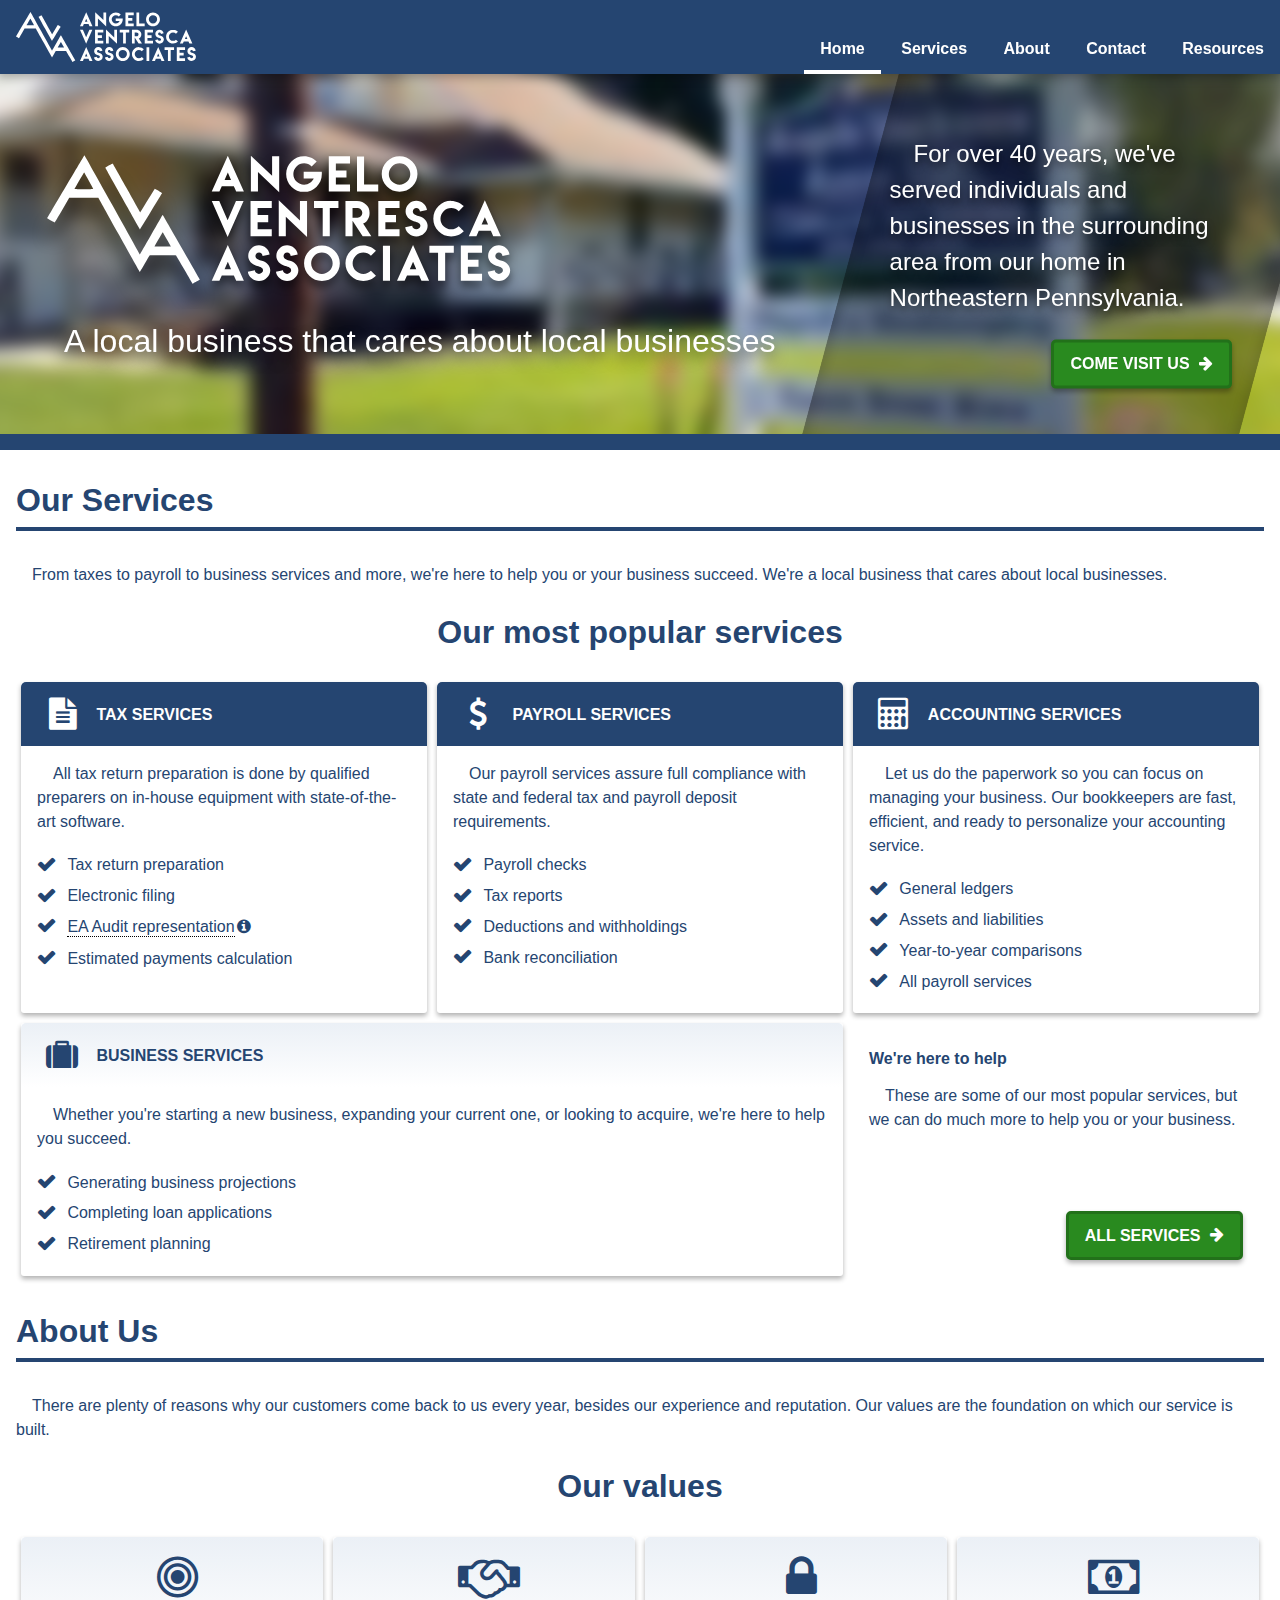
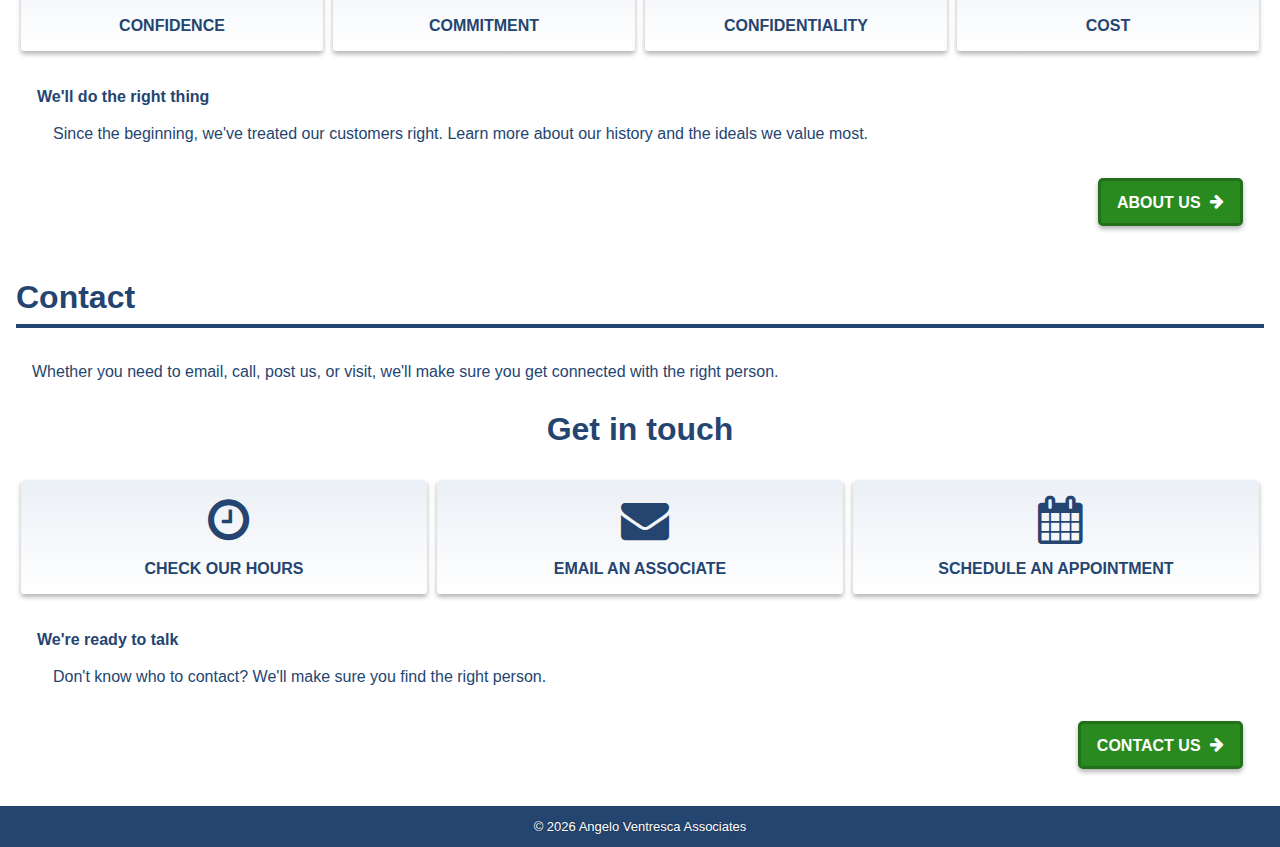
<file: index.html>
<!DOCTYPE html>
<html lang="en">
<head>
	<meta charset="utf-8">
	<meta name="viewport" content="width=device-width,initial-scale=1">
	<meta name="description" content="Angelo Ventresca Associates - A local business that cares about local businesses">
	<meta name="keywords" content="Pennsylvania,PA,local,tax,service">
	<link rel="stylesheet" href="/css/pure-min.css">
	<link rel="stylesheet" href="/css/grids-responsive-min.css">
	<link rel="stylesheet" href="/font-awesome-4.7.0/css/font-awesome.min.css">
	<link rel="stylesheet" href="/css/index.css">
	<title>Angelo Ventresca Associates</title>
</head>
<body>
	<div class="home-menu pure-menu pure-menu-horizontal pure-menu-fixed">
		<div class="content-block">
			<a href="/" class="pure-menu-heading">
				<div class="menu-logo selected"></div>
			</a>
			<div class="menu-right">
				<ul class="pure-menu-list">
					<li class="pure-menu-item pure-menu-selected home-link">
						<a href="/" class="pure-menu-link">Home</a>
					</li>
					<li class="pure-menu-item">
						<a href="/services" class="pure-menu-link">Services</a>
					</li>
					<li class="pure-menu-item">
						<a href="/about" class="pure-menu-link">About</a>
					</li>
					<li class="pure-menu-item">
						<a href="/contact" class="pure-menu-link">Contact</a>
					</li>
					<li class="pure-menu-item resources-link">
						<a href="/resources" class="pure-menu-link">Resources</a>
					</li>
				</ul>
			</div>
		</div>
	</div>
	<div class="splash">
		<div class="splash-image"></div>
		<div class="content-block">
			<div class="motto">
				<div class="content">
					<img src="/img/logo-full-white-dropshadow.svg" alt="Angelo Ventresca Associates" class="motto-logo" />
					<p>A local business that cares about local businesses</p>
				</div>
			</div>
			<div class="call-to-action">
				<div class="content">
					<p>For over 40 years, we've served individuals and businesses in the surrounding area from our home in Northeastern Pennsylvania.</p>
					<div class="callout-right">
						<a href="/contact" class="callout">Come visit us <i class="fa fa-arrow-right" aria-hidden="true"></i></a>
					</div>
				</div>
			</div>
		</div>
	</div>
	<div class="container with-splash">
		<div class="spacer">
		</div>
		<div class="content">
			<div class="pure-g content-block">
				<div class="pure-u-1">
					<h1>Our Services</h1>
					<p>From taxes to payroll to business services and more, we're here to help you or your business succeed. We're a local business that cares about local businesses.</p>
					<h2>Our most popular services</h2>
				</div>
				<div class="pure-u-1 pure-u-md-1-2 pure-u-lg-1-3 container-item expand-height blue">
					<div class="container-item-container">
						<a href="/services#tax-services" class="ninja">
							<div class="container-item-header">
								<i class="fa fa-file-text fa-2x" aria-hidden="true"></i> Tax Services
							</div>
						</a>
						<div class="container-item-body">
							<p>All tax return preparation is done by qualified preparers on in-house equipment with state-of-the-art software.</p>
							<ul class="style-checks">
								<li>Tax return preparation</li>
								<li>Electronic filing</li>
								<li><span class="tooltip">EA Audit representation<span class="tooltiptext">An <strong>Enrolled Agent</strong> (or <strong>EA</strong>) is licensed by the federal government after passing a comprehensive IRS examination and background investigation. <strong>Enrolled Agents</strong> are permitted to represent taxpayers before the IRS in tax disputes.</span></span></li>
								<li>Estimated payments calculation</li>
							</ul>
						</div>
					</div>
				</div>
				<div class="pure-u-1 pure-u-md-1-2 pure-u-lg-1-3 container-item expand-height blue">
					<div class="container-item-container">
						<a href="/services#payroll-services" class="ninja">
							<div class="container-item-header">
								<i class="fa fa-usd fa-2x" aria-hidden="true"></i> Payroll Services
							</div>
						</a>
						<div class="container-item-body">
							<p>Our payroll services assure full compliance with state and federal tax and payroll deposit requirements.</p>
							<ul class="style-checks">
								<li>Payroll checks</li>
								<li>Tax reports</li>
								<li>Deductions and withholdings</li>
								<li>Bank reconciliation</li>
							</ul>
						</div>
					</div>
				</div>
				<div class="pure-u-1 pure-u-md-1-2 pure-u-lg-1-3 container-item expand-height blue">
					<div class="container-item-container">
						<a href="/services#accounting-services" class="ninja">
							<div class="container-item-header">
								<i class="fa fa-calculator fa-2x" aria-hidden="true"></i> Accounting Services
							</div>
						</a>
						<div class="container-item-body">
							<p>Let us do the paperwork so you can focus on managing your business. Our bookkeepers are fast, efficient, and ready to personalize your accounting service.</p>
							<ul class="style-checks">
								<li>General ledgers</li>
								<li>Assets and liabilities</li>
								<li>Year-to-year comparisons</li>
								<li>All payroll services</li>
							</ul>
						</div>
					</div>
				</div>
				<div class="pure-u-1 pure-u-md-1-2 pure-u-lg-2-3 container-item expand-height white">
					<div class="container-item-container">
						<a href="/services#business-services" class="ninja">
							<div class="container-item-header">
								<i class="fa fa-suitcase fa-2x" aria-hidden="true"></i> Business Services
							</div>
						</a>
						<div class="container-item-body">
							<p>Whether you're starting a new business, expanding your current one, or looking to acquire, we're here to help you succeed.</p>
							<ul class="style-checks">
								<li>Generating business projections</li>
								<li>Completing loan applications</li>
								<li>Retirement planning</li>
							</ul>
						</div>
					</div>
				</div>
				<div class="pure-u-1 pure-u-lg-1-3 container-item expand-height">
					<div class="container-item-container borderless">
						<div class="container-item-body">
							<h4>We're here to help</h4>
							<p>These are some of our most popular services, but we can do much more to help you or your business.<p>
						</div>
						<div class="callout-right">
							<a class="callout" href="/services">All Services <i class="fa fa-arrow-right" aria-hidden="true"></i></a>
						</div>
					</div>
				</div>
				<div class="pure-u-1">
					<h1>About Us</h1>
					<p>There are plenty of reasons why our customers come back to us every year, besides our experience and reputation. Our values are the foundation on which our service is built.</p>
					<h2>Our values</h2>
				</div>
				<div class="pure-u-1-2 pure-u-md-1-4 container-item expand-height white header-only">
					<div class="container-item-container">
						<a href="/about" class="ninja link-container">
							<div class="container-item-header">
								<i class="fa fa-bullseye fa-2x"></i> Confidence
							</div>
						</a>
					</div>
				</div>
				<div class="pure-u-1-2 pure-u-md-1-4 container-item expand-height white header-only">
					<div class="container-item-container">
						<a href="/about" class="ninja link-container">
							<div class="container-item-header">
								<i class="fa fa-handshake-o fa-2x"></i> Commitment
							</div>
						</a>
					</div>
				</div>
				<div class="pure-u-1-2 pure-u-md-1-4 container-item expand-height white header-only">
					<div class="container-item-container">
						<a href="/about" class="ninja link-container">
							<div class="container-item-header">
								<i class="fa fa-lock fa-2x"></i> Confidentiality
							</div>
						</a>
					</div>
				</div>
				<div class="pure-u-1-2 pure-u-md-1-4 container-item expand-height white header-only">
					<div class="container-item-container">
						<a href="/about" class="ninja link-container">
							<div class="container-item-header">
								<i class="fa fa-money fa-2x"></i> Cost
							</div>
						</a>
					</div>
				</div>
				<div class="pure-u-1 container-item expand-height">
					<div class="container-item-container borderless">
						<div class="container-item-body">
							<h4>We'll do the right thing</h4>
							<p>Since the beginning, we've treated our customers right. Learn more about our history and the ideals we value most.</p>
						</div>
						<div class="callout-right">
							<a class="callout" href="/about">About us <i class="fa fa-arrow-right" aria-hidden="true"></i></a>
						</div>
					</div>
				</div>
				<div class="pure-u-1">
					<h1>Contact</h1>
					<p>Whether you need to email, call, post us, or visit, we'll make sure you get connected with the right person.</p>
					<h2>Get in touch</h2>
				</div>
				<div class="pure-u-1 pure-u-md-1-3 container-item expand-height white header-only">
					<div class="container-item-container">
						<a href="/contact" class="ninja link-container">
							<div class="container-item-header">
								<i class="fa fa-clock-o fa-2x"></i> Check our hours
							</div>
						</a>
					</div>
				</div>
				<div class="pure-u-1 pure-u-md-1-3 container-item expand-height white header-only">
					<div class="container-item-container">
						<a href="/contact" class="ninja link-container">
							<div class="container-item-header">
								<i class="fa fa-envelope fa-2x"></i> Email an associate
							</div>
						</a>
					</div>
				</div>
				<div class="pure-u-1 pure-u-md-1-3 container-item expand-height white header-only">
					<div class="container-item-container">
						<a href="/contact" class="ninja link-container">
							<div class="container-item-header">
								<i class="fa fa-calendar fa-2x"></i> Schedule an appointment
							</div>
						</a>
					</div>
				</div>
				<div class="pure-u-1 container-item expand-height">
					<div class="container-item-container borderless">
						<div class="container-item-body">
							<h4>We're ready to talk</h4>
							<p>Don't know who to contact? We'll make sure you find the right person.</p>
						</div>
						<div class="callout-right">
							<a class="callout" href="/contact">Contact us <i class="fa fa-arrow-right" aria-hidden="true"></i></a>
						</div>
					</div>
				</div>
			</div>
		</div>
		<div class="footer">
			<div>
				<div>
					&copy; <script>document.write(new Date().getFullYear());</script> Angelo Ventresca Associates
				</div>
			</div>
		</div>
	</div>
</body>
</html>
</file>
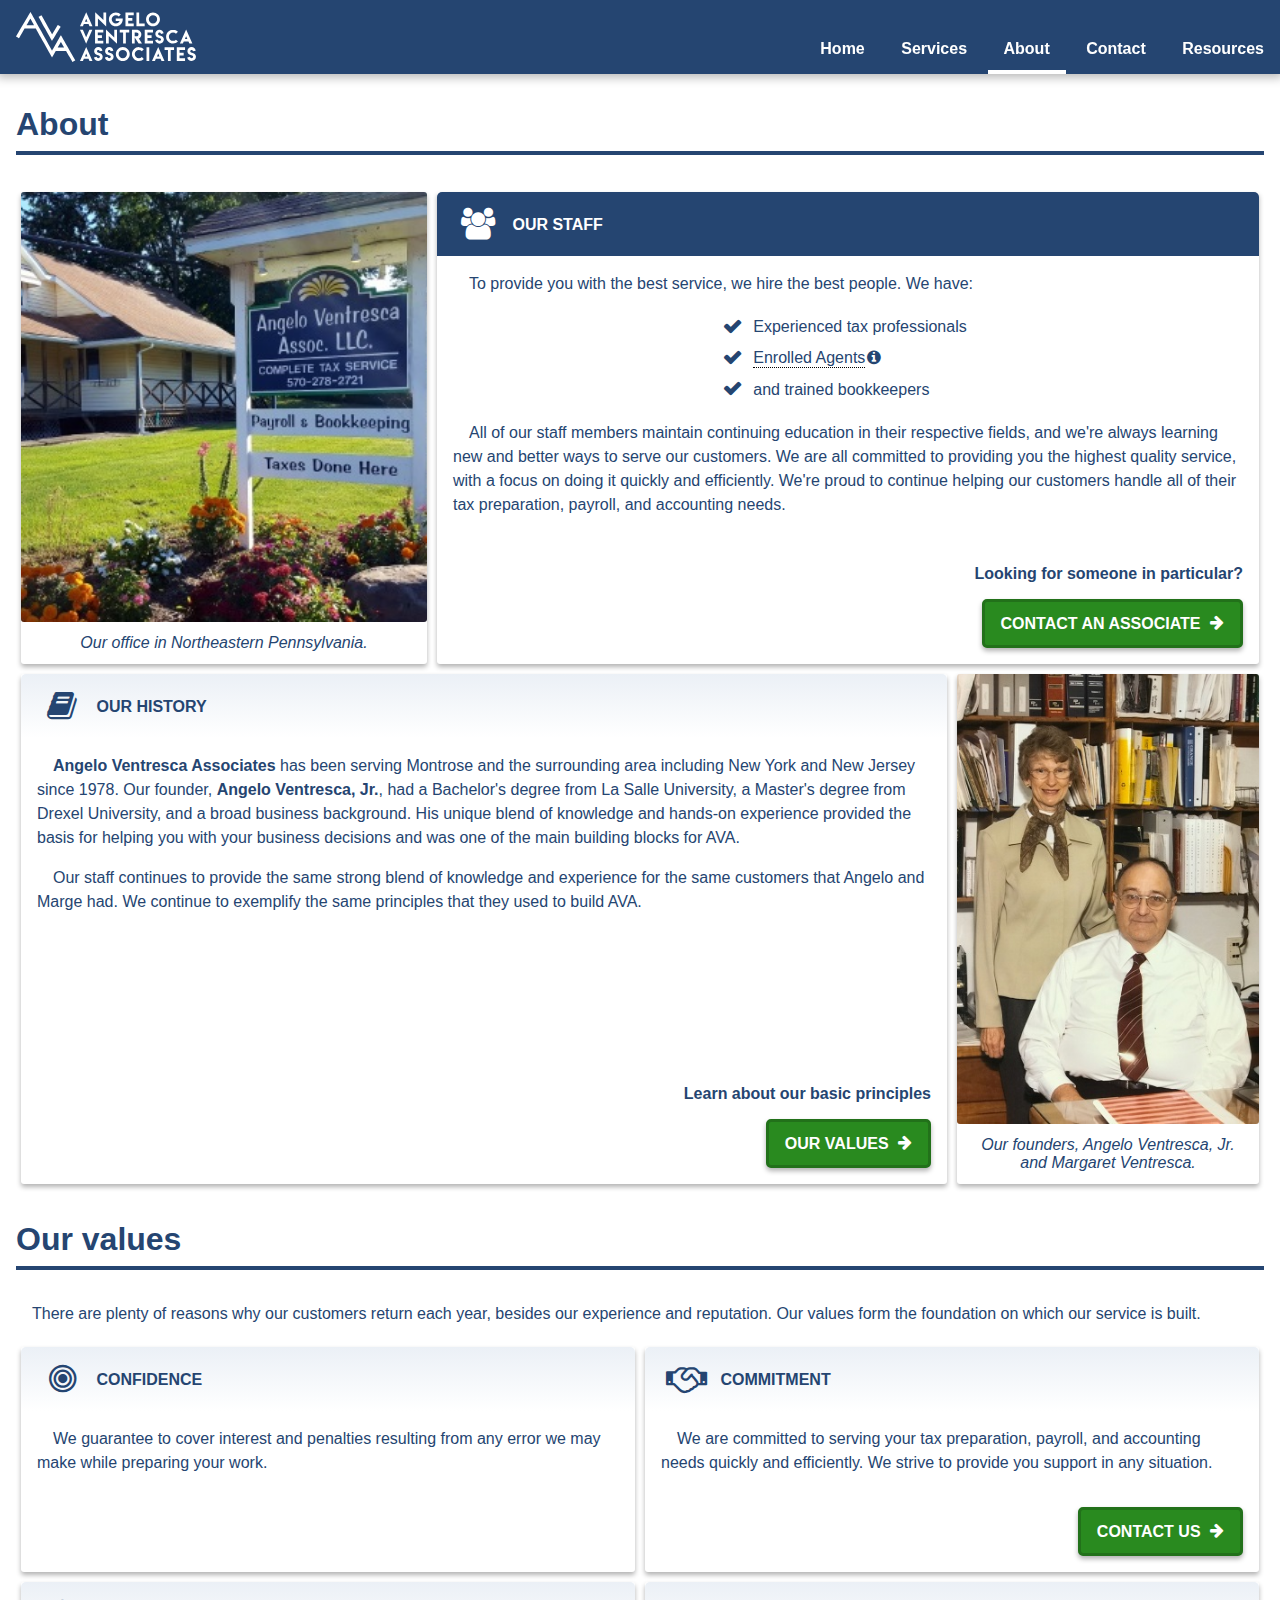
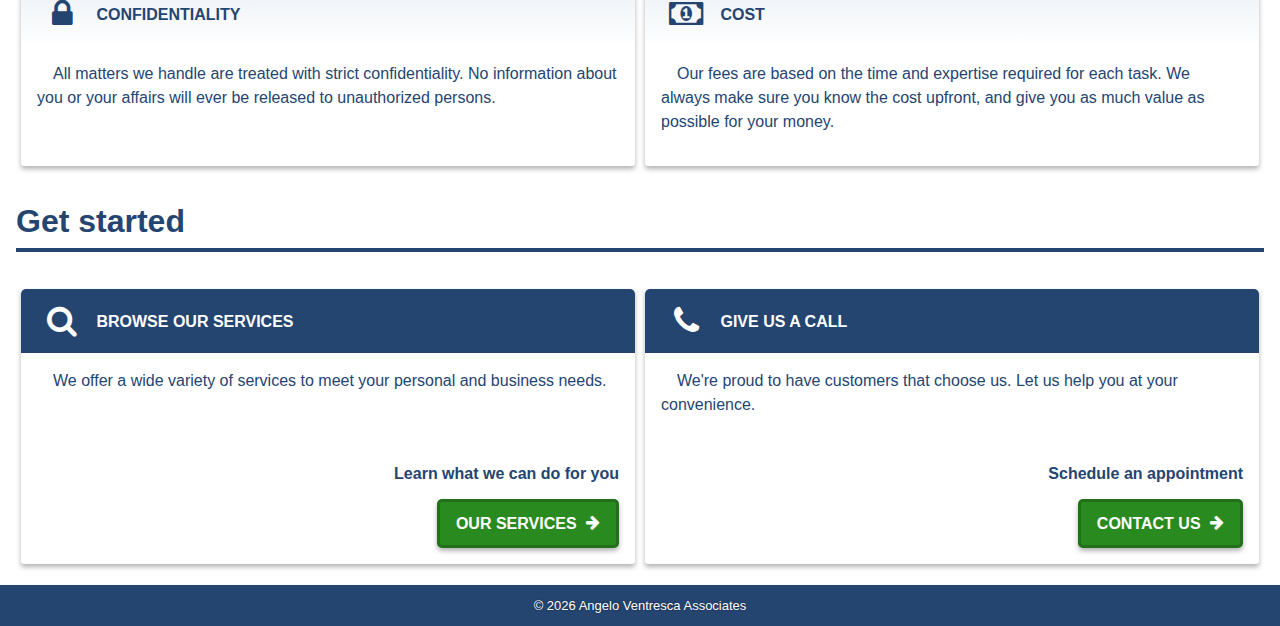
<file: about/index.html>
<!DOCTYPE html>
<html lang="en">
<head>
	<meta charset="utf-8">
	<meta name="viewport" content="width=device-width, initial-scale=1">
	<meta name="description" content="Angelo Ventresca Associates - A local business that cares about local businesses">
	<meta name="keywords" content="Pennsylvania,PA,local,tax,service">
	<link rel="stylesheet" href="/css/pure-min.css">
	<link rel="stylesheet" href="/css/grids-responsive-min.css">
	<link rel="stylesheet" href="/font-awesome-4.7.0/css/font-awesome.min.css">
	<link rel="stylesheet" href="/css/index.css">
	<title>About - Angelo Ventresca Associates</title>
</head>
<body>
	<div class="home-menu pure-menu pure-menu-horizontal pure-menu-fixed">
		<div class="content-block">
			<a href="/" class="pure-menu-heading">
				<div class="menu-logo"></div>
			</a>
			<div class="menu-right">
				<ul class="pure-menu-list">
					<li class="pure-menu-item home-link">
						<a href="/" class="pure-menu-link">Home</a>
					</li>
					<li class="pure-menu-item">
						<a href="/services" class="pure-menu-link">Services</a>
					</li>
					<li class="pure-menu-item pure-menu-selected">
						<a href="/about" class="pure-menu-link">About</a>
					</li>
					<li class="pure-menu-item">
						<a href="/contact" class="pure-menu-link">Contact</a>
					</li>
					<li class="pure-menu-item resources-link">
						<a href="/resources" class="pure-menu-link">Resources</a>
					</li>
				</ul>
			</div>
		</div>
	</div>
	<div class="container">
		<div class="content">
			<div class="pure-g content-block">
				<div class="pure-u-1">
					<h1>About</h1>
				</div>
				<div class="pure-u-1 pure-u-md-1-3 container-item expand-height">
					<div class="container-item-container">
						<div class="container-item-image" style="background-image: url('/img/office.jpg'); background-position: 60% 30%;">
						</div>
						<div class="container-item-caption">
							Our office in Northeastern Pennsylvania.
						</div>
					</div>
				</div>
				<div class="pure-u-1 pure-u-md-2-3 container-item expand-height blue">
					<div class="container-item-container">
						<div class="container-item-header">
							<i class="fa fa-group fa-2x"></i> Our staff
						</div>
						<div class="container-item-body">
							<p>To provide you with the best service, we hire the best people. We have:</p>
							<div class="text-center">
								<ul class="style-checks inline-block text-left">
									<li>Experienced tax professionals</li>
									<li><span class="tooltip">Enrolled Agents<span class="tooltiptext">An <strong>Enrolled Agent</strong> (or <strong>EA</strong>) is licensed by the federal government after passing a comprehensive IRS examination and background investigation. <strong>Enrolled Agents</strong> are permitted to represent taxpayers before the IRS in tax disputes.</span></span></li>
									<li>and trained bookkeepers</li>
								</ul>
							</div>
							<p>All of our staff members maintain continuing education in their respective fields, and we're always learning new and better ways to serve our customers. We are all committed to providing you the highest quality service, with a focus on doing it quickly and efficiently. We're proud to continue helping our customers handle all of their tax preparation, payroll, and accounting needs.</p>
						</div>
						<div class="callout-right">
							<h4>Looking for someone in particular?</h4>
							<a class="callout" href="/contact#associates">Contact an associate <i class="fa fa-arrow-right" aria-hidden="true"></i></a>
						</div>
					</div>
				</div>
				<div class="pure-u-1 pure-u-md-2-3 pure-u-lg-3-4 container-item expand-height white">
					<div class="container-item-container">
						<div class="container-item-header">
							<i class="fa fa-book fa-2x"></i> Our history
						</div>
						<div class="container-item-body">
							<p><strong>Angelo Ventresca Associates</strong> has been serving Montrose and the surrounding area including New York and New Jersey since 1978. Our founder, <strong>Angelo Ventresca, Jr.</strong>, had a Bachelor's degree from La Salle University, a Master's degree from Drexel University, and a broad business background. His unique blend of knowledge and hands-on experience provided the basis for helping you with your business decisions and was one of the main building blocks for AVA.</p>
							<p>Our staff continues to provide the same strong blend of knowledge and experience for the same customers that Angelo and Marge had. We continue to exemplify the same principles that they used to build AVA.</p>
						</div>
						<div class="callout-right">
							<h4>Learn about our basic principles</h4>
							<a class="callout" href="/about#our-values">Our values <i class="fa fa-arrow-right" aria-hidden="true"></i></a>
						</div>
					</div>
				</div>
				<div class="pure-u-1 pure-u-md-1-3 pure-u-lg-1-4 container-item expand-height">
					<div class="container-item-container">
						<div class="container-item-image" style="background-image: url('/img/angelo-ventresca.jpg'); background-position: 40% 25%; min-height: 450px;">
						</div>
						<div class="container-item-caption">
							Our founders, Angelo Ventresca, Jr. and Margaret Ventresca.
						</div>
					</div>
				</div>
				<div class="pure-u-1">
					<span class="page-anchor" id="our-values"></span>
					<h1>Our values</h1>
					<p>There are plenty of reasons why our customers return each year, besides our experience and reputation. Our values form the foundation on which our service is built.</p>
				</div>
				<div class="pure-u-1 pure-u-md-1-2 container-item expand-height white">
					<div class="container-item-container">
						<div class="container-item-header">
							<i class="fa fa-bullseye fa-2x"></i> Confidence
						</div>
						<div class="container-item-body">
							<p>We guarantee to cover interest and penalties resulting from any error we may make while preparing your work.</p>
						</div>
					</div>
				</div>
				<div class="pure-u-1 pure-u-md-1-2 container-item expand-height white">
					<div class="container-item-container">
						<div class="container-item-header">
							<i class="fa fa-handshake-o fa-2x"></i> Commitment
						</div>
						<div class="container-item-body">
							<p>We are committed to serving your tax preparation, payroll, and accounting needs quickly and efficiently. We strive to provide you support in any situation.</p>
						</div>
						<div class="callout-right">
							<a class="callout" href="/contact">Contact us <i class="fa fa-arrow-right" aria-hidden="true"></i></a>
						</div>
					</div>
				</div>
				<div class="pure-u-1 pure-u-md-1-2 container-item expand-height white">
					<div class="container-item-container">
						<div class="container-item-header">
							<i class="fa fa-lock fa-2x"></i> Confidentiality
						</div>
						<div class="container-item-body">
							<p>All matters we handle are treated with strict confidentiality. No information about you or your affairs will ever be released to unauthorized persons.</p>
						</div>
					</div>
				</div>
				<div class="pure-u-1 pure-u-md-1-2 container-item expand-height white">
					<div class="container-item-container">
						<div class="container-item-header">
							<i class="fa fa-money fa-2x"></i> Cost
						</div>
						<div class="container-item-body">
							<p>Our fees are based on the time and expertise required for each task. We always make sure you know the cost upfront, and give you as much value as possible for your money.</p>
						</div>
					</div>
				</div>
				<div class="pure-u-1">
					<h1>Get started</h1>
				</div>
				<div class="pure-u-1 pure-u-md-1-2 container-item expand-height blue">
					<div class="container-item-container">
						<div class="container-item-header">
							<i class="fa fa-search fa-2x"></i> Browse our services
						</div>
						<div class="container-item-body">
							<p>We offer a wide variety of services to meet your personal and business needs.</p>
						</div>
						<div class="callout-right">
							<h4>Learn what we can do for you</h4>
							<a class="callout" href="/services">Our services <i class="fa fa-arrow-right" aria-hidden="true"></i></a>
						</div>
					</div>
				</div>
				<div class="pure-u-1 pure-u-md-1-2 container-item expand-height blue">
					<div class="container-item-container">
						<div class="container-item-header">
							<i class="fa fa-phone fa-2x"></i> Give us a call
						</div>
						<div class="container-item-body">
							<p>We're proud to have customers that choose us. Let us help you at your convenience.</p>
						</div>
						<div class="callout-right">
							<h4>Schedule an appointment</h4>
							<a class="callout" href="/contact">Contact us <i class="fa fa-arrow-right" aria-hidden="true"></i></a>
						</div>
					</div>
				</div>
			</div>
		</div>
		<div class="footer">
			<div>
				<div>
					&copy; <script>document.write(new Date().getFullYear());</script> Angelo Ventresca Associates
				</div>
			</div>
		</div>
	</div>
</body>
</html>
</file>
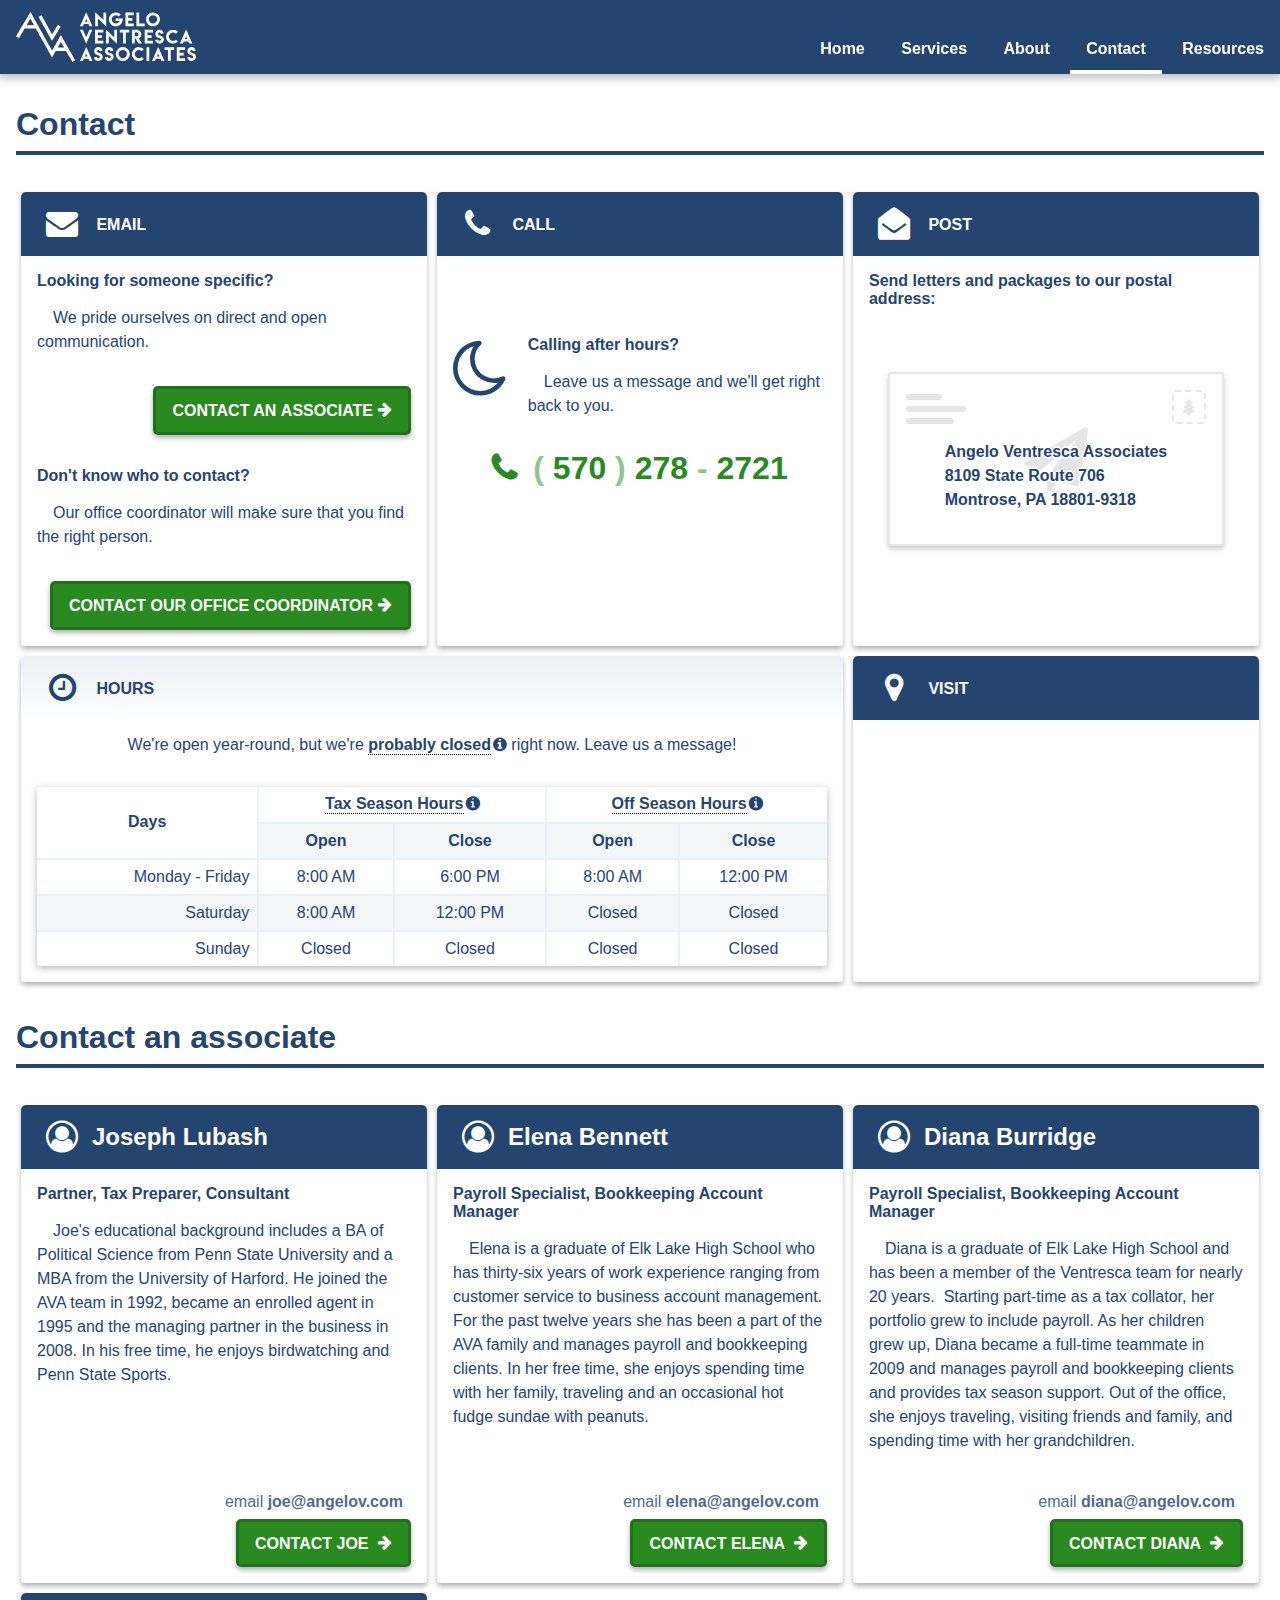
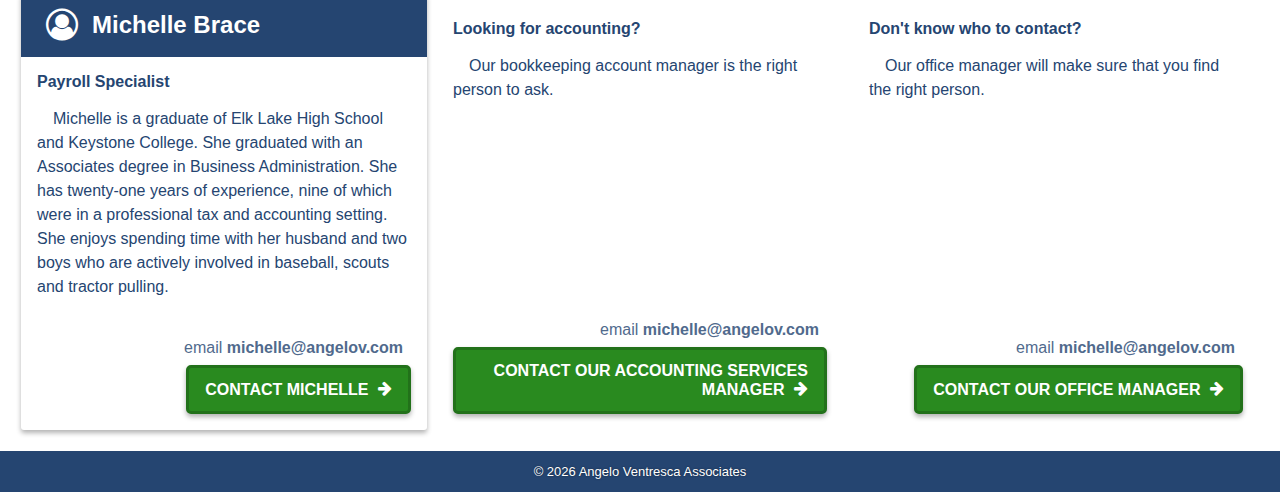
<file: contact/index.html>
<!DOCTYPE html>
<html lang="en">
<head>
	<meta charset="utf-8">
	<meta name="viewport" content="width=device-width, initial-scale=1">
	<meta name="description" content="Angelo Ventresca Associates - A local business that cares about local businesses">
	<meta name="keywords" content="Pennsylvania,PA,local,tax,service">
	<link rel="stylesheet" href="/css/pure-min.css">
	<link rel="stylesheet" href="/css/grids-responsive-min.css">
	<link rel="stylesheet" href="/font-awesome-4.7.0/css/font-awesome.min.css">
	<link rel="stylesheet" href="/css/index.css">
	<title>Contact - Angelo Ventresca Associates</title>
</head>
<body>
	<div class="home-menu pure-menu pure-menu-horizontal pure-menu-fixed">
		<div class="content-block">
			<a href="/" class="pure-menu-heading">
				<div class="menu-logo"></div>
			</a>
			<div class="menu-right">
				<ul class="pure-menu-list">
					<li class="pure-menu-item home-link">
						<a href="/" class="pure-menu-link">Home</a>
					</li>
					<li class="pure-menu-item">
						<a href="/services" class="pure-menu-link">Services</a>
					</li>
					<li class="pure-menu-item">
						<a href="/about" class="pure-menu-link">About</a>
					</li>
					<li class="pure-menu-item pure-menu-selected">
						<a href="/contact" class="pure-menu-link">Contact</a>
					</li>
					<li class="pure-menu-item resources-link">
						<a href="/resources" class="pure-menu-link">Resources</a>
					</li>
				</ul>
			</div>
		</div>
	</div>
	<div class="container">
		<div class="content">
			<div class="pure-g content-block">
				<div class="pure-u-1">
					<h1>Contact</h1>
				</div>
				<div class="pure-u-1 pure-u-md-1-2 pure-u-lg-1-3 container-item expand-height blue">
					<div class="container-item-container">
						<div class="container-item-header">
							<i class="fa fa-envelope fa-2x" aria-hidden="true"></i> Email
						</div>
						<div class="container-item-body">
							<h4>Looking for someone specific?</h4>
							<p>We pride ourselves on direct and open communication.</p>
						</div>
						<div class="callout-right">
							<a class="callout" href="#associates">Contact an <span class="avoidwrap">associate<i class="fa fa-arrow-right" aria-hidden="true"></i></span></a>
						</div>
						<div class="container-item-body">
							<h4>Don't know who to contact?</h4>
							<p>Our office coordinator will make sure that you find the right person.</p>
						</div>
						<div class="callout-right">
							<a class="callout" href="mailto:michelle@angelov.com">Contact our <span class="avoidwrap">office coordinator<i class="fa fa-arrow-right" aria-hidden="true"></i></span></a>
						</div>
					</div>
				</div>
				<div class="pure-u-1 pure-u-md-1-2 pure-u-lg-1-3 container-item expand-height blue">
					<div class="container-item-container">
						<div class="container-item-header">
							<i class="fa fa-phone fa-2x" aria-hidden="true"></i> Call
						</div>
						<div class="container-item-body call-body">
							<div class="condition-container">
								<div class="pure-u-1 condition-unknown">
									<i class="fa fa-circle-o-notch fa-spin fa-2x fa-fw"></i>
									<span class="sr-only">Loading...</span>
								</div>
								<div class="pure-g condition-closed">
									<div class="pure-u-1-5">
										<i class="fa fa-moon-o fa-4x"></i>
									</div>
									<div class="pure-u-4-5">
										<h4>Calling after hours?</h4>
										<p>Leave us a message and we'll get right back to you.</p>
									</div>
								</div>
								<div class="pure-g condition-open">
									<div class="pure-u-1-5">
										<i class="fa fa-sun-o fa-4x"></i>
									</div>
									<div class="pure-u-4-5">
										<h4>Give us a call</h4>
										<p>There's a good chance that we're in the office right now.</p>
									</div>
								</div>
							</div>
							<h2>
								<a href="tel:15702782721"><span class="light">(</span> 570 <span class="light">)</span> 278 <span class="light">-</span> 2721</a>
							</h2>
						</div>
					</div>
				</div>
				<div class="pure-u-1 pure-u-md-1-2 pure-u-lg-1-3 container-item expand-height blue">
					<div class="container-item-container">
						<div class="container-item-header">
							<i class="fa fa-envelope-open fa-2x"></i> Post
						</div>
						<div class="container-item-body address-body">
							<h4>Send letters and packages to our postal address:</h4>
							<div class="address">
								<div class="sender"></div>
								<div class="stamp"></div>
								<div class="clearfix"></div>
								<div class="receiver">
									Angelo Ventresca Associates <br />
									8109 State Route 706 <br />
									Montrose, PA 18801-9318
								</div>
							</div>
						</div>
					</div>
				</div>
				<div class="pure-u-1 pure-u-md-1-2 pure-u-lg-2-3 container-item expand-height white">
					<div class="container-item-container">
						<div class="container-item-header">
							<i class="fa fa-clock-o fa-2x" aria-hidden="true"></i> Hours
						</div>
						<h5 class="condition-container">
							<span class="pure-u-1 condition-unknown">
								<i class="fa fa-circle-o-notch fa-spin fa-2x fa-fw"></i>
								<span class="sr-only">Loading...</span>
							</span>
							<span class="condition-open">We're open year-round, and we're <span class="tooltip"><strong>probably open</strong><span class="tooltiptext">It's best to <strong>call before</strong> coming in for a visit. We might not be in due to a holiday or emergency.</span></span> right now. Come on in!</span>
							<span class="condition-closed">We're open year-round, but we're <span class="tooltip"><strong>probably closed</strong><span class="tooltiptext">You never know when we'll be in the office. It never hurts to <strong>give us a call</strong> to be sure.</span></span> right now. Leave us a message!</span>
						</h5>
						<div class="container-item-body hours-body">
							<table>
								<tr>
									<th rowspan="2">Days</th>
									<th colspan="2"><span class="tooltip">Tax Season Hours<span class="tooltiptext">We extend our hours <strong>between February and April</strong>, during tax season.</span></span></th>
									<th colspan="2"><span class="tooltip">Off Season Hours<span class="tooltiptext">We shorten our hours <strong>between May and January</strong>, during the off season.</span></span></th>
								</tr>
								<tr>
									<th>Open</th>
									<th>Close</th>
									<th>Open</th>
									<th>Close</th>
								</tr>
								<tr>
									<td>Monday - Friday</td>
									<td>8:00 AM</td>
									<td>6:00 PM</td>
									<td>8:00 AM</td>
									<td>12:00 PM</td>
								</tr>
								<tr>
									<td>Saturday</td>
									<td>8:00 AM</td>
									<td>12:00 PM</td>
									<td>Closed</td>
									<td>Closed</td>
								</tr>
								<tr>
									<td>Sunday</td>
									<td>Closed</td>
									<td>Closed</td>
									<td>Closed</td>
									<td>Closed</td>
								</tr>
							</table>
						</div>
					</div>
				</div>
				<div class="pure-u-1 pure-u-lg-1-3 container-item expand-height blue">
					<div class="container-item-container">
						<div class="container-item-header">
							<i class="fa fa-map-marker fa-2x" aria-hidden="true"></i> Visit
						</div>
						<div class="container-item-body map-body">
							<iframe id="map" src="https://maps.google.com/maps?q=Angelo%20Ventresca%20Associates%20LLC&t=&z=17&ie=UTF8&iwloc=&output=embed"></iframe>
						</div>
					</div>
				</div>
				<div class="pure-u-1">
					<span class="page-anchor" id="associates"></span>
					<h1>Contact an associate</h1>
				</div>
				<div class="pure-u-1 pure-u-md-1-2 pure-u-lg-1-3 container-item expand-height blue">
					<div class="container-item-container bio">
						<div class="container-item-header">
							<div>
								<i class="fa fa-user-circle-o fa-2x" aria-hidden="true"></i>
							</div>
							<div class="name">
								Joseph Lubash
							</div>
						</div>
						<div class="container-item-body">
							<div class="subtitle">Partner, Tax Preparer, Consultant</div>
							<p>
								Joe's educational background includes a BA of Political Science from Penn State University and a MBA from the University of Harford. He joined the AVA team in 1992, became an enrolled agent in 1995 and the managing partner in the business in 2008. In his free time, he enjoys birdwatching and Penn State Sports.
							</p>
						</div>
						<div class="callout-right">
							<div class="opt-email">email <strong>joe@angelov.com</strong></div>
							<a class="callout" href="mailto:joe@angelov.com">Contact Joe <i class="fa fa-arrow-right" aria-hidden="true"></i></a>
						</div>
					</div>
				</div>
				<div class="pure-u-1 pure-u-md-1-2 pure-u-lg-1-3 container-item expand-height blue">
					<div class="container-item-container bio">
						<div class="container-item-header">
							<div>
								<i class="fa fa-user-circle-o fa-2x" aria-hidden="true"></i>
							</div>
							<div class="name">
								Elena Bennett
							</div>
						</div>
						<div class="container-item-body">
							<div class="subtitle">Payroll Specialist, Bookkeeping Account Manager</div>
							<p>
								Elena is a graduate of Elk Lake High School who has thirty-six years of work experience ranging from customer service to business account management. For the past twelve years she has been a part of the AVA family and manages payroll and bookkeeping clients. In her free time, she enjoys spending time with her family, traveling and an occasional hot fudge sundae with peanuts.
							</p>
						</div>
						<div class="callout-right">
							<div class="opt-email">email <strong>elena@angelov.com</strong></div>
							<a class="callout" href="mailto:elena@angelov.com">Contact Elena <i class="fa fa-arrow-right" aria-hidden="true"></i></a>
						</div>
					</div>
				</div>
				<div class="pure-u-1 pure-u-md-1-2 pure-u-lg-1-3 container-item expand-height blue">
					<div class="container-item-container bio">
						<div class="container-item-header">
							<div>
								<i class="fa fa-user-circle-o fa-2x" aria-hidden="true"></i>
							</div>
							<div class="name">
								Diana Burridge
							</div>
						</div>
						<div class="container-item-body">
							<div class="subtitle">Payroll Specialist, Bookkeeping Account Manager</div>
							<p>
								Diana is a graduate of Elk Lake High School and has been a member of the Ventresca team for nearly 20 years.  Starting part-time as a tax collator, her portfolio grew to include payroll. As her children grew up, Diana became a full-time teammate in 2009 and manages payroll and bookkeeping clients and provides tax season support. Out of the office, she enjoys traveling, visiting friends and family, and spending time with her grandchildren.
							</p>
						</div>
						<div class="callout-right">
							<div class="opt-email">email <strong>diana@angelov.com</strong></div>
							<a class="callout" href="mailto:diana@angelov.com">Contact Diana <i class="fa fa-arrow-right" aria-hidden="true"></i></a>
						</div>
					</div>
				</div>
				<div class="pure-u-1 pure-u-md-1-2 pure-u-lg-1-3 container-item expand-height blue">
					<div class="container-item-container bio">
						<div class="container-item-header">
							<div>
								<i class="fa fa-user-circle-o fa-2x" aria-hidden="true"></i>
							</div>
							<div class="name">
								Michelle Brace
							</div>
						</div>
						<div class="container-item-body">
							<div class="subtitle">Payroll Specialist</div>
							<p>
								Michelle is a graduate of Elk Lake High School and Keystone College. She graduated with an Associates degree in Business Administration. She has twenty-one years of experience, nine of which were in a professional tax and accounting setting. She enjoys spending time with her husband and two boys who are actively involved in baseball, scouts and tractor pulling.
							</p>
						</div>
						<div class="callout-right">
							<div class="opt-email">email <strong>michelle@angelov.com</strong></div>
							<a class="callout" href="mailto:michelle@angelov.com">Contact Michelle <i class="fa fa-arrow-right" aria-hidden="true"></i></a>
						</div>
					</div>
				</div>
				<div class="pure-u-1 pure-u-md-1-2 pure-u-lg-1-3 container-item expand-height blue">
					<div class="container-item-container borderless">
						<div class="container-item-body">
							<h4>Looking for accounting?</h4>
							<p>Our bookkeeping account manager is the right person to ask.</p>
						</div>
						<div class="callout-right">
							<div class="opt-email">email <strong>michelle@angelov.com</strong></div>
							<a class="callout" href="mailto:michelle@angelov.com">Contact our accounting services <span class="avoidwrap"> manager <i class="fa fa-arrow-right" aria-hidden="true"></i></span></a>
						</div>
					</div>
				</div>
				<div class="pure-u-1 pure-u-md-1-2 pure-u-lg-1-3 container-item expand-height blue">
					<div class="container-item-container borderless">
						<div class="container-item-body">
							<h4>Don't know who to contact?</h4>
							<p>Our office manager will make sure that you find the right person.</p>
						</div>
						<div class="callout-right">
							<div class="opt-email">email <strong>michelle@angelov.com</strong></div>
							<a class="callout" href="mailto:michelle@angelov.com">Contact our <span class="avoidwrap">office manager <i class="fa fa-arrow-right" aria-hidden="true"></i></span></a>
						</div>
					</div>
				</div>
			</div>
		</div>
		<div class="footer">
			<div>
				<div>
					&copy; <script>document.write(new Date().getFullYear());</script> Angelo Ventresca Associates
				</div>
			</div>
		</div>
	</div>
	<script>
		var open = true;
		var date = new Date();
		
		// Check season
		switch (date.getMonth()) {
			case 1:
			case 2:
			case 3:
				// Tax season
				switch (date.getDay()) {
					case 0:
						open = false;
						break;
					case 1:
					case 2:
					case 3:
					case 4:
					case 5:
						if (date.getHours() < 8 || date.getHours() >= 18) {
							open = false;
						}
						break;
					case 6:
						if (date.getHours() < 8 || date.getHours() >= 12) {
							open = false;
						}
						break;
				}
				break;
			case 4:
			case 5:
			case 6:
			case 7:
			case 8:
			case 9:
			case 10:
			case 11:
			case 0:
				// Summer season
				switch (date.getDay()) {
					case 0:
					case 6:
						open = false;
						break;
					case 1:
					case 2:
					case 3:
					case 4:
					case 5:
						if (date.getHours() < 8 || date.getHours() >= 12) {
							open = false;
						}
						break;
				}
				break;
		}
		
		var unknownElements = document.getElementsByClassName('condition-unknown');
		var openElements = document.getElementsByClassName('condition-open');
		var closedElements = document.getElementsByClassName('condition-closed');
		
		for (var i = 0; i < unknownElements.length; ++i) {
			unknownElements[i].className += ' hidden';
		}
		for (var i = 0; i < openElements.length; ++i) {
			openElements[i].className += ' ' + (open ? 'shown' : 'hidden');
		}
		for (var i = 0; i < closedElements.length; ++i) {
			closedElements[i].className += ' ' + (!open ? 'shown' : 'hidden');;
		}
	</script>
</body>
</html>
</file>
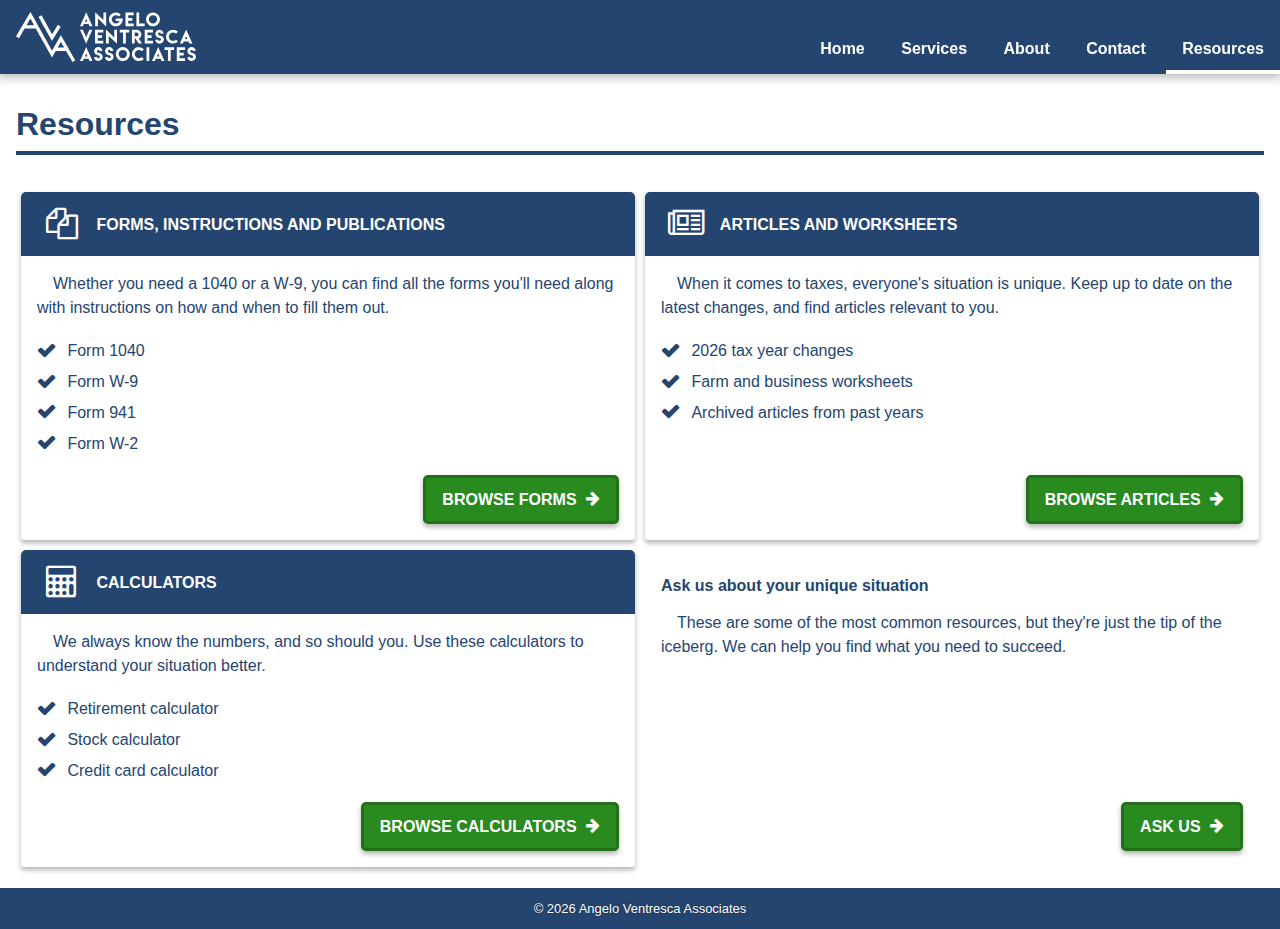
<file: resources/index.html>
<!DOCTYPE html>
<html lang="en">
<head>
	<meta charset="utf-8">
	<meta name="viewport" content="width=device-width, initial-scale=1">
	<meta name="description" content="Angelo Ventresca Associates - A local business that cares about local businesses">
	<meta name="keywords" content="Pennsylvania,PA,local,tax,service">
	<link rel="stylesheet" href="/css/pure-min.css">
	<link rel="stylesheet" href="/css/grids-responsive-min.css">
	<link rel="stylesheet" href="/font-awesome-4.7.0/css/font-awesome.min.css">
	<link rel="stylesheet" href="/css/index.css">
	<title>Resources - Angelo Ventresca Associates</title>
</head>
<body>
	<div class="home-menu pure-menu pure-menu-horizontal pure-menu-fixed">
		<div class="content-block">
			<a href="/" class="pure-menu-heading">
				<div class="menu-logo"></div>
			</a>
			<div class="menu-right">
				<ul class="pure-menu-list">
					<li class="pure-menu-item home-link">
						<a href="/" class="pure-menu-link">Home</a>
					</li>
					<li class="pure-menu-item">
						<a href="/services" class="pure-menu-link">Services</a>
					</li>
					<li class="pure-menu-item">
						<a href="/about" class="pure-menu-link">About</a>
					</li>
					<li class="pure-menu-item">
						<a href="/contact" class="pure-menu-link">Contact</a>
					</li>
					<li class="pure-menu-item pure-menu-selected resources-link">
						<a href="/resources" class="pure-menu-link">Resources</a>
					</li>
				</ul>
			</div>
		</div>
	</div>
	<div class="container">
		<div class="content">
			<div class="pure-g content-block">
				<div class="pure-u-1">
					<h1>Resources</h1>
				</div>
				<div class="pure-u-1 pure-u-md-1-2 container-item expand-height blue">
					<div class="container-item-container">
						<div class="container-item-header">
							<i class="fa fa-files-o fa-2x"></i> Forms, Instructions and Publications
						</div>
						<div class="container-item-body">
							<p>Whether you need a 1040 or a W-9, you can find all the forms you'll need along with instructions on how and when to fill them out.</p>
							<ul class="style-checks">
								<li>Form 1040</li>
								<li>Form W-9</li>
								<li>Form 941</li>
								<li>Form W-2</li>
							</ul>
						</div>
						<div class="callout-right">
							<a class="callout" href="https://www.irs.gov/forms-instructions">Browse forms <i class="fa fa-arrow-right"></i></a>
						</div>
					</div>
				</div>
				<div class="pure-u-1 pure-u-md-1-2 container-item expand-height blue">
					<div class="container-item-container">
						<div class="container-item-header">
							<i class="fa fa-newspaper-o fa-2x"></i> Articles and worksheets
						</div>
						<div class="container-item-body">
							<p>When it comes to taxes, everyone's situation is unique. Keep up to date on the latest changes, and find articles relevant to you.</p>
							<ul class="style-checks">
								<li><script>document.write(new Date().getFullYear());</script> tax year changes</li>
								<li>Farm and business worksheets</li>
								<li>Archived articles from past years</li>
							</ul>
						</div>
						<div class="callout-right">
							<a class="callout" href="http://www.taxprosites.com/content">Browse articles <i class="fa fa-arrow-right"></i></a>
						</div>
					</div>
				</div>
				<div class="pure-u-1 pure-u-md-1-2 container-item expand-height blue">
					<div class="container-item-container">
						<div class="container-item-header">
							<i class="fa fa-calculator fa-2x"></i> Calculators
						</div>
						<div class="container-item-body">
							<p>We always know the numbers, and so should you. Use these calculators to understand your situation better.</p>
							<ul class="style-checks">
								<li>Retirement calculator</li>
								<li>Stock calculator</li>
								<li>Credit card calculator</li>
							</ul>
						</div>
						<div class="callout-right">
							<a class="callout" href="http://www.taxprosites.com/calculators">Browse calculators <i class="fa fa-arrow-right"></i></a>
						</div>
					</div>
				</div>
				<div class="pure-u-1 pure-u-md-1-2 container-item expand-height white">
					<div class="container-item-container borderless">
						<div class="container-item-body">
							<h4>Ask us about your unique situation</h4>
							<p>These are some of the most common resources, but they're just the tip of the iceberg. We can help you find what you need to succeed.</p>
						</div>
						<div class="callout-right">
							<a class="callout" href="/contact">Ask us <i class="fa fa-arrow-right"></i></a>
						</div>
					</div>
				</div>
			</div>
		</div>
		<div class="footer">
			<div>
				<div>
					&copy; <script>document.write(new Date().getFullYear());</script> Angelo Ventresca Associates
				</div>
			</div>
		</div>
	</div>
</body>
</html>
</file>
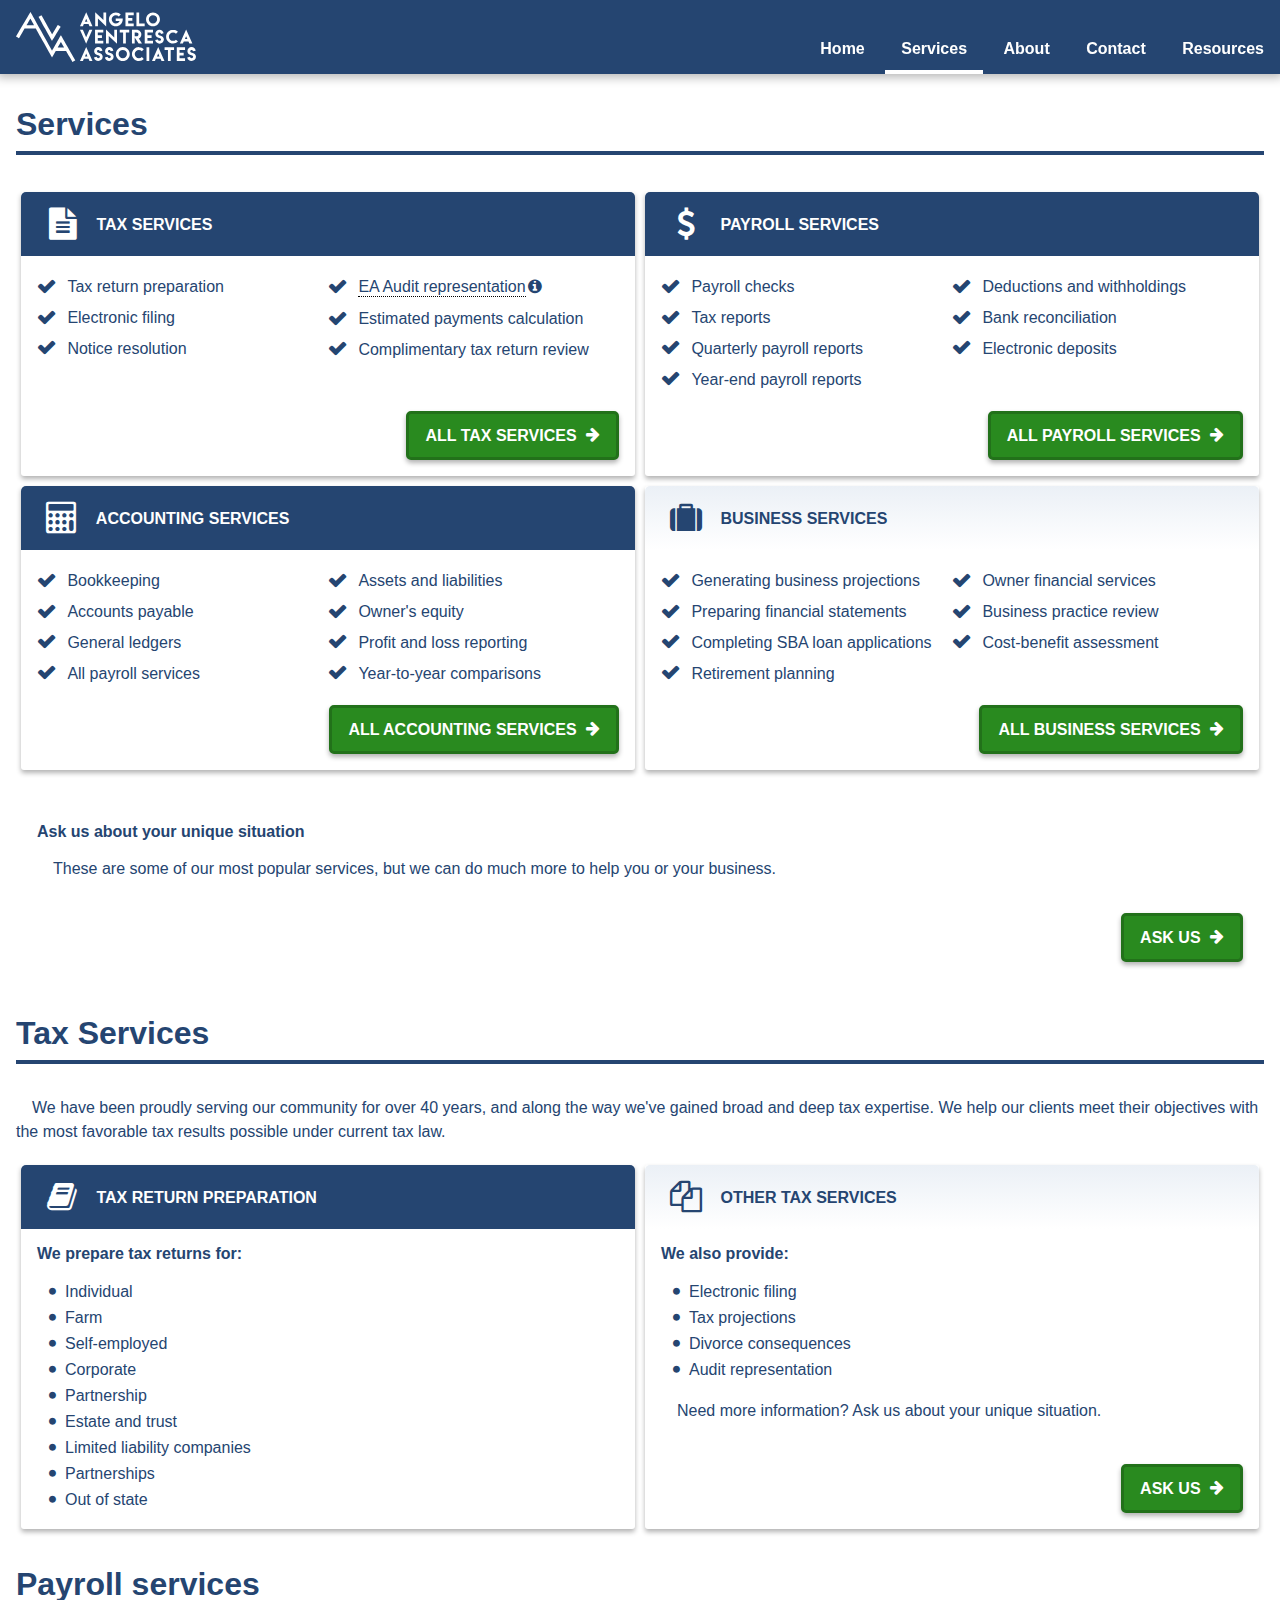
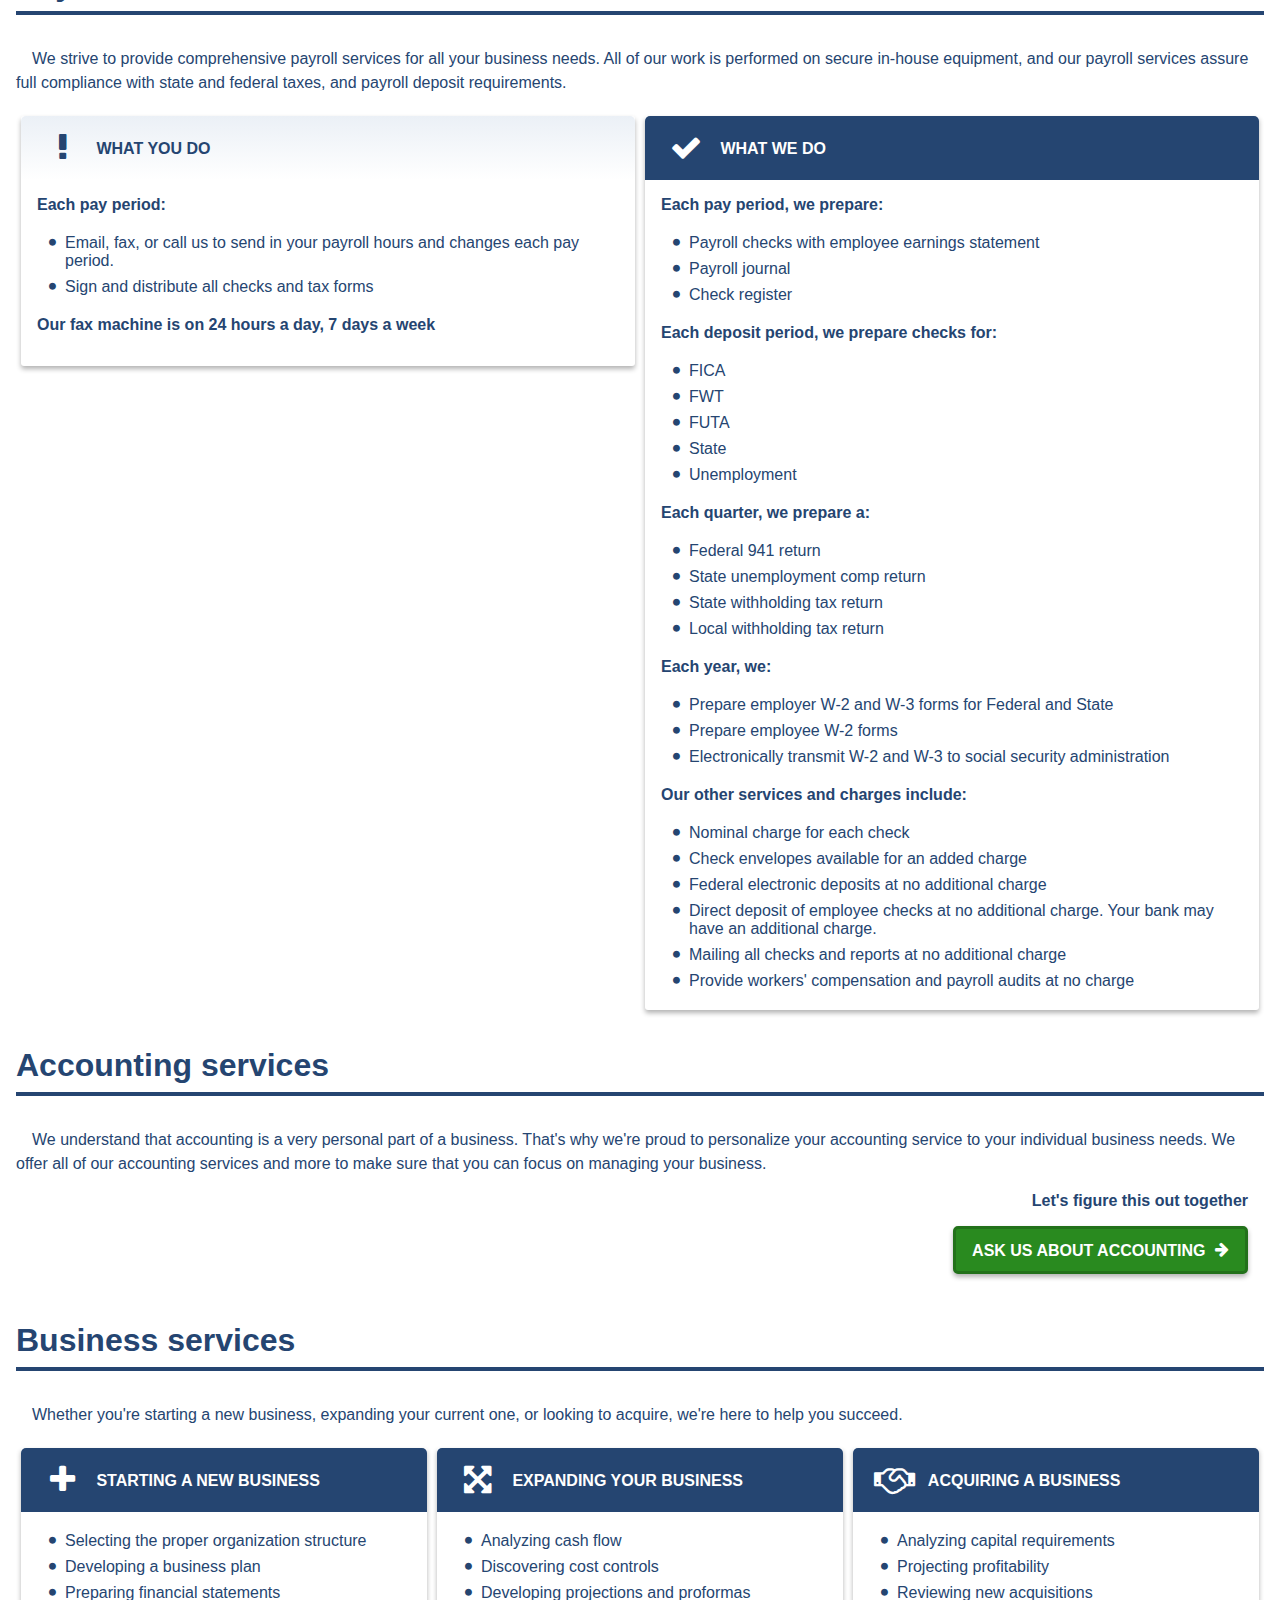
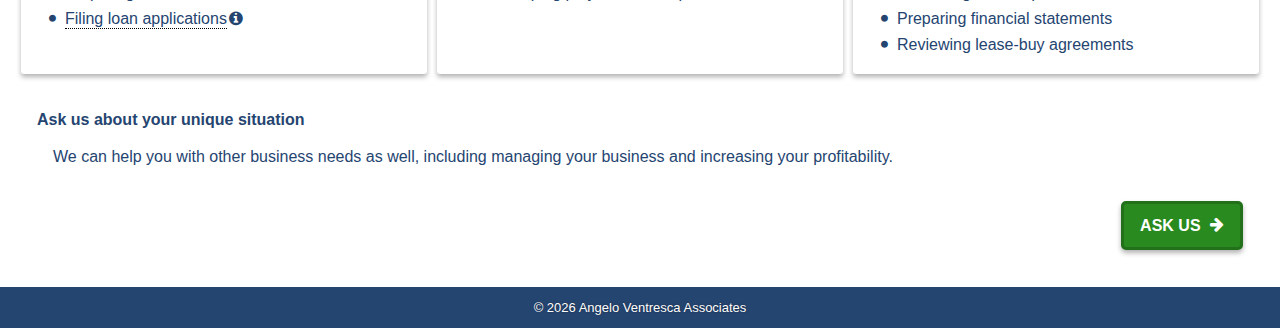
<file: services/index.html>
<!DOCTYPE html>
<html lang="en">
<head>
	<meta charset="utf-8">
	<meta name="viewport" content="width=device-width, initial-scale=1">
	<meta name="description" content="Angelo Ventresca Associates - A local business that cares about local businesses">
	<meta name="keywords" content="Pennsylvania,PA,local,tax,service">
	<link rel="stylesheet" href="/css/pure-min.css">
	<link rel="stylesheet" href="/css/grids-responsive-min.css">
	<link rel="stylesheet" href="/font-awesome-4.7.0/css/font-awesome.min.css">
	<link rel="stylesheet" href="/css/index.css">
	<title>Services - Angelo Ventresca Associates</title>
	<script>
		window.onload = function() {
			var payrollShowHide = document.getElementById('show-hide-payroll');
			var payrollContainer = document.getElementsByClassName('payroll-table-container')[0];
			payrollShowHide.onclick = function(event) {
				if (payrollContainer.className.indexOf("shown") >= 0) {
					payrollShowHide.textContent = "show";
					payrollContainer.className = payrollContainer.className.replace("shown", "");
				} else {
					payrollShowHide.textContent = "hide";
					payrollContainer.className += " shown";
				}
				event.preventDefault();
			}
		};
	</script>
</head>
<body>
	<div class="home-menu pure-menu pure-menu-horizontal pure-menu-fixed">
		<div class="content-block">
			<a href="/" class="pure-menu-heading">
				<div class="menu-logo"></div>
			</a>
			<div class="menu-right">
				<ul class="pure-menu-list">
					<li class="pure-menu-item home-link">
						<a href="/" class="pure-menu-link">Home</a>
					</li>
					<li class="pure-menu-item pure-menu-selected">
						<a href="/services" class="pure-menu-link">Services</a>
					</li>
					<li class="pure-menu-item">
						<a href="/about" class="pure-menu-link">About</a>
					</li>
					<li class="pure-menu-item">
						<a href="/contact" class="pure-menu-link">Contact</a>
					</li>
					<li class="pure-menu-item resources-link">
						<a href="/resources" class="pure-menu-link">Resources</a>
					</li>
				</ul>
			</div>
		</div>
	</div>
	<div class="container">
		<div class="content">
			<div class="pure-g content-block">
				<div class="pure-u-1">
					<h1>Services</h1>
				</div>
				<div class="pure-u-1 pure-u-md-1-2 container-item expand-height blue">
					<div class="container-item-container">
						<a href="#tax-services" class="ninja">
							<div class="container-item-header">
								<i class="fa fa-file-text fa-2x" aria-hidden="true"></i> Tax Services
							</div>
						</a>
						<div class="container-item-body">
							<div class="pure-g">
								<div class="pure-u-1 pure-u-lg-1-2">
									<ul class="style-checks">
										<li>Tax return preparation</li>
										<li>Electronic filing</li>
										<li>Notice resolution</li>
									</ul>
								</div>
								<div class="pure-u-1 pure-u-lg-1-2">
									<ul class="style-checks">
										<li><span class="tooltip">EA Audit representation<span class="tooltiptext">An <strong>Enrolled Agent</strong> (or <strong>EA</strong>) is licensed by the federal government after passing a comprehensive IRS examination and background investigation. <strong>Enrolled Agents</strong> are permitted to represent taxpayers before the IRS in tax disputes.</span></span></li>
										<li>Estimated payments calculation</li>
										<li>Complimentary tax return review</li>
									</ul>
								</div>
							</div>
						</div>
						<div class="callout-right">
							<a class="callout" href="#tax-services">All Tax Services <i class="fa fa-arrow-right" aria-hidden="true"></i></a>
						</div>
					</div>
				</div>
				<div class="pure-u-1 pure-u-md-1-2 container-item expand-height blue">
					<div class="container-item-container">
						<a href="#payroll-services" class="ninja">
							<div class="container-item-header">
								<i class="fa fa-usd fa-2x" aria-hidden="true"></i> Payroll Services
							</div>
						</a>
						<div class="container-item-body">
							<div class="pure-g">
								<div class="pure-u-1 pure-u-lg-1-2">
									<ul class="style-checks">
										<li>Payroll checks</li>
										<li>Tax reports</li>
										<li>Quarterly payroll reports</li>
										<li>Year-end payroll reports</li>
									</ul>
								</div>
								<div class="pure-u-1 pure-u-lg-1-2">
									<ul class="style-checks">
										<li>Deductions and withholdings</li>
										<li>Bank reconciliation</li>
										<li>Electronic deposits</li>
									</ul>
								</div>
							</div>
						</div>
						<div class="callout-right">
							<a class="callout" href="#payroll-services">All Payroll <span class="avoidwrap">Services <i class="fa fa-arrow-right" aria-hidden="true"></i></span></a>
						</div>
					</div>
				</div>
				<div class="pure-u-1 pure-u-md-1-2 container-item expand-height blue">
					<div class="container-item-container">
						<a href="#accounting-services" class="ninja">
							<div class="container-item-header">
								<i class="fa fa-calculator fa-2x" aria-hidden="true"></i> Accounting Services
							</div>
						</a>
						<div class="container-item-body">
							<div class="pure-g">
								<div class="pure-u-1 pure-u-lg-1-2">
									<ul class="style-checks">
										<li>Bookkeeping</li>
										<li>Accounts payable</li>
										<li>General ledgers</li>
										<li>All payroll services</li>
									</ul>
								</div>
								<div class="pure-u-1 pure-u-lg-1-2">
									<ul class="style-checks">
										<li>Assets and liabilities</li>
										<li>Owner's equity</li>
										<li>Profit and loss reporting</li>
										<li>Year-to-year comparisons</li>
									</ul>
								</div>
							</div>
						</div>
						<div class="callout-right">
							<a class="callout" href="#accounting-services">All accounting <span class="avoidwrap">Services <i class="fa fa-arrow-right" aria-hidden="true"></i></span></a>
						</div>
					</div>
				</div>
				<div class="pure-u-1 pure-u-md-1-2 container-item expand-height white">
					<div class="container-item-container">
						<a href="#business-services" class="ninja">
							<div class="container-item-header">
								<i class="fa fa-suitcase fa-2x" aria-hidden="true"></i> Business Services
							</div>
						</a>
						<div class="container-item-body">
							<div class="pure-g">
								<div class="pure-u-1 pure-u-lg-1-2">
									<ul class="style-checks">
										<li>Generating business projections</li>
										<li>Preparing financial statements</li>
										<li>Completing SBA loan applications</li>
										<li>Retirement planning</li>
									</ul>
								</div>
								<div class="pure-u-1 pure-u-lg-1-2">
									<ul class="style-checks">
										<li>Owner financial services</li>
										<li>Business practice review</li>
										<li>Cost-benefit assessment</li>
									</ul>
								</div>
							</div>
						</div>
						<div class="callout-right">
							<a class="callout" href="#business-services">All Business <span class="avoidwrap">Services <i class="fa fa-arrow-right" aria-hidden="true"></i></span></a>
						</div>
					</div>
				</div>
				<div class="pure-u-1 container-item expand-height white other">
					<div class="container-item-container borderless">
						<div class="container-item-body">
							<h4>Ask us about your unique situation</h4>
							<p>These are some of our most popular services, but we can do much more to help you or your business.</p>
						</div>
						<div class="callout-right">
							<a class="callout" href="/contact">Ask us <i class="fa fa-arrow-right" aria-hidden="true"></i></a>
						</div>
					</div>
				</div>
				<div class="pure-u-1">
					<span class="page-anchor" id="tax-services"></span>
					<h1>Tax Services</h1>
					<p>We have been proudly serving our community for over 40 years, and along the way we've gained broad and deep tax expertise. We help our clients meet their objectives with the most favorable tax results possible under current tax law.</p>
				</div>
				<div class="pure-u-1 pure-u-md-1-2 container-item expand-height blue">
					<div class="container-item-container">
						<div class="container-item-header">
							<i class="fa fa-book fa-2x" aria-hidden="true"></i> Tax return preparation
						</div>
						<div class="container-item-body">
							<h4>We prepare tax returns for:</h4>
							<ul>
								<li>Individual</li>
								<li>Farm</li>
								<li>Self-employed</li>
								<li>Corporate</li>
								<li>Partnership</li>
								<li>Estate and trust</li>
								<li>Limited liability companies</li>
								<li>Partnerships</li>
								<li>Out of state</li>
							</ul>
						</div>
					</div>
				</div>
				<div class="pure-u-1 pure-u-md-1-2 container-item expand-height white">
					<div class="container-item-container">
						<div class="container-item-header">
							<i class="fa fa-files-o fa-2x" aria-hidden="true"></i> Other tax services
						</div>
						<div class="container-item-body">
							<h4>We also provide:</h4>
							<ul>
								<li>Electronic filing</li>
								<li>Tax projections</li>
								<li>Divorce consequences</li>
								<li>Audit representation</li>
							</ul>
							<p>Need more information? Ask us about your unique situation.</p>
						</div>
						<div class="callout-right">
							<a class="callout" href="/contact">Ask us <i class="fa fa-arrow-right" aria-hidden="true"></i></a>
						</div>
					</div>
				</div>
				<div class="pure-u-1">
					<span class="page-anchor" id="payroll-services"></span>
					<h1>Payroll services</h1>
					<p>We strive to provide comprehensive payroll services for all your business needs. All of our work is performed on secure in-house equipment, and our payroll services assure full compliance with state and federal taxes, and payroll deposit requirements.</p>
				</div>
				<div class="pure-u-1 pure-u-md-1-2 container-item white">
					<div class="container-item-container">
						<div class="container-item-header">
							<i class="fa fa-exclamation fa-2x" aria-hidden="true"></i> What you do
						</div>
						<div class="container-item-body">
							<h4>Each pay period:</h4>
							<ul>
								<li>Email, fax, or call us to send in your payroll hours and changes each pay period.</li>
								<li>Sign and distribute all checks and tax forms</li>
							</ul>
							<h4>Our fax machine is on 24 hours a day, 7 days a week</h4>
						</div>
					</div>
				</div>
				<div class="pure-u-1 pure-u-md-1-2 container-item expand-height blue">
					<div class="container-item-container">
						<div class="container-item-header">
							<i class="fa fa-check fa-2x" aria-hidden="true"></i> What we do
						</div>
						<div class="container-item-body">
							<h4>Each pay period, we prepare:</h4>
							<ul>
								<li>Payroll checks with employee earnings statement</li>
								<li>Payroll journal</li>
								<li>Check register</li>
							</ul>
							<h4>Each deposit period, we prepare checks for:</h4>
							<ul>
								<li>FICA</li>
								<li>FWT</li>
								<li>FUTA</li>
								<li>State</li>
								<li>Unemployment</li>
							</ul>
							<h4>Each quarter, we prepare a:</h4>
							<ul>
								<li>Federal 941 return</li>
								<li>State unemployment comp return</li>
								<li>State withholding tax return</li>
								<li>Local withholding tax return</li>
							</ul>
							<h4>Each year, we:</h4>
							<ul>
								<li>Prepare employer W-2 and W-3 forms for Federal and State</li>
								<li>Prepare employee W-2 forms</li>
								<li>Electronically transmit W-2 and W-3 to social security administration</li>
							</ul>
							<h4>Our other services and charges include:</h4>
							<ul>
								<li>Nominal charge for each check</li>
								<li>Check envelopes available for an added charge</li>
								<li>Federal electronic deposits at no additional charge</li>
								<li>Direct deposit of employee checks at no additional charge. Your bank may have an additional charge.</li>
								<li>Mailing all checks and reports at no additional charge</li>
								<li>Provide workers' compensation and payroll audits at no charge</li>
							</ul>
						</div>
					</div>
				</div>
				<!--
				<div class="pure-u-1 payroll-container">
					<h3 style="text-align: center;">Payroll services cost per month <a class="show-hide" id="show-hide-payroll">show</a></h3>
					<div class="payroll-table-container">
						<div class="payroll-table-padding">
							<table class="td-centered payroll-table">
								<tr>
									<th rowspan="2">Number of employees</th>
									<th colspan="2">Regular payrolls</th>
									<th colspan="2">Specialized payrolls</th>
								</tr>
								<tr>
									<th>Weekly payroll</th>
									<th>Bi-weekly payroll</th>
									<th>Weekly payroll</th>
									<th>Bi-weekly payroll</th>
								</tr>
								<tr>
									<td><span>1</span>-<span>3</span></td>
									<td><span>57</span></td>
									<td><span>50</span></td>
									<td><span>61</span></td>
									<td><span>51</span></td>
								</tr>
								<tr>
									<td><span>4</span>-<span>6</span></td>
									<td><span>86</span></td>
									<td><span>65</span></td>
									<td><span>95</span></td>
									<td><span>69</span></td>
								</tr>
								<tr>
									<td><span>7</span>-<span>10</span></td>
									<td><span>109</span></td>
									<td><span>82</span></td>
									<td><span>122</span></td>
									<td><span>90</span></td>
								</tr>
								<tr>
									<td><span>11</span>-<span>15</span></td>
									<td><span>159</span></td>
									<td><span>108</span></td>
									<td><span>191</span></td>
									<td><span>127</span></td>
								</tr>
								<tr>
									<td><span>16</span>-<span>20</span></td>
									<td><span>193</span></td>
									<td><span>125</span></td>
									<td><span>236</span></td>
									<td><span>144</span></td>
								</tr>
								<tr>
									<td><span>21</span>-<span>25</span></td>
									<td><span>230</span></td>
									<td><span>145</span></td>
									<td><span>275</span></td>
									<td><span>167</span></td>
								</tr>
								<tr>
									<td><span>26</span>-<span>30</span></td>
									<td><span>268</span></td>
									<td><span>162</span></td>
									<td><span>314</span></td>
									<td><span>182</span></td>
								</tr>
								<tr>
									<td><span>31</span>-<span>35</span></td>
									<td><span>301</span></td>
									<td><span>182</span></td>
									<td><span>353</span></td>
									<td><span>209</span></td>
								</tr>
								<tr>
									<td><span>36</span>-<span>40</span></td>
									<td><span>334</span></td>
									<td><span>200</span></td>
									<td><span>393</span></td>
									<td><span>228</span></td>
								</tr>
								<tr>
									<td><span>41</span>-<span>45</span></td>
									<td><span>372</span></td>
									<td><span>218</span></td>
									<td><span>442</span></td>
									<td><span>254</span></td>
								</tr>
								<tr>
									<td><span>46</span>-<span>50</span></td>
									<td><span>408</span></td>
									<td><span>236</span></td>
									<td><span>487</span></td>
									<td><span>275</span></td>
								</tr>
								<tr>
									<td><span>51</span>-<span>55</span></td>
									<td><span>442</span></td>
									<td><span>249</span></td>
									<td><span>527</span></td>
									<td><span>294</span></td>
								</tr>
								<tr>
									<td><span>56</span>-<span>60</span></td>
									<td><span>474</span></td>
									<td><span>265</span></td>
									<td><span>564</span></td>
									<td><span>309</span></td>
								</tr>
								<tr>
									<td><span>61</span>-<span>65</span></td>
									<td><span>511</span></td>
									<td><span>287</span></td>
									<td><span>612</span></td>
									<td><span>338</span></td>
								</tr>
								<tr>
									<td><span>66</span>-<span>70</span></td>
									<td><span>547</span></td>
									<td><span>301</span></td>
									<td><span>656</span></td>
									<td><span>353</span></td>
								</tr>
								<tr>
									<td><span>71</span>-<span>75</span></td>
									<td><span>582</span></td>
									<td><span>323</span></td>
									<td><span>695</span></td>
									<td><span>383</span></td>
								</tr>
								<tr>
									<td><span>76</span>-<span>80</span></td>
									<td><span>615</span></td>
									<td><span>338</span></td>
									<td><span>736</span></td>
									<td><span>398</span></td>
								</tr>
								<tr>
									<td><span>81</span>-<span>85</span></td>
									<td><span>652</span></td>
									<td><span>361</span></td>
									<td><span>781</span></td>
									<td><span>420</span></td>
								</tr>
								<tr>
									<td><span>86</span>-<span>90</span></td>
									<td><span>689</span></td>
									<td><span>375</span></td>
									<td><span>827</span></td>
									<td><span>449</span></td>
								</tr>
								<tr>
									<td><span>91</span>-<span>95</span></td>
									<td><span>723</span></td>
									<td><span>398</span></td>
									<td><span>870</span></td>
									<td><span>479</span></td>
								</tr>
								<tr>
									<td><span>96</span>-<span>100</span></td>
									<td><span>755</span></td>
									<td><span>413</span></td>
									<td><span>915</span></td>
									<td><span>509</span></td>
								</tr>
							</table>
						</div>
					</div>
				</div>
				-->
				<div class="pure-u-1">
					<span class="page-anchor" id="accounting-services"></span>
					<h1>Accounting services</h1>
					<p>We understand that accounting is a very personal part of a business. That's why we're proud to personalize your accounting service to your individual business needs. We offer all of our accounting services and more to make sure that you can focus on managing your business.</p>
					<div class="callout-right">
						<h4>Let's figure this out together</h4>
						<a class="callout" href="mailto:erin@angelov.com">Ask us about accounting <i class="fa fa-arrow-right" aria-hidden="true"></i></a>
					</div>
				</div>
				<div class="pure-u-1">
					<span class="page-anchor" id="business-services"></span>
					<h1>Business services</h1>
					<p>Whether you're starting a new business, expanding your current one, or looking to acquire, we're here to help you succeed.</p>
				</div>
				<div class="pure-u-1 pure-u-md-1-2 pure-u-lg-1-3 container-item expand-height blue">
					<div class="container-item-container">
						<div class="container-item-header">
							<i class="fa fa-plus fa-2x" aria-hidden="true"></i> Starting a new business
						</div>
						<div class="container-item-body">
							<ul>
								<li>Selecting the proper organization structure</li>
								<li>Developing a business plan</li>
								<li>Preparing financial statements</li>
								<li><span class="tooltip">Filing loan applications<span class="tooltiptext">We have extensive experience with SBA loans for small businesses</span></span></li>
							</ul>
						</div>
					</div>
				</div>
				<div class="pure-u-1 pure-u-md-1-2 pure-u-lg-1-3 container-item expand-height blue">
					<div class="container-item-container">
						<div class="container-item-header">
							<i class="fa fa-arrows-alt fa-2x" aria-hidden="true"></i> Expanding your business
						</div>
						<div class="container-item-body">
							<ul>
								<li>Analyzing cash flow</li>
								<li>Discovering cost controls</li>
								<li>Developing projections and proformas</li>
							</ul>
						</div>
					</div>
				</div>
				<div class="pure-u-1 pure-u-md-1-2 pure-u-lg-1-3 container-item expand-height blue">
					<div class="container-item-container">
						<div class="container-item-header">
							<i class="fa fa-handshake-o fa-2x" aria-hidden="true"></i> Acquiring a business
						</div>
						<div class="container-item-body">
							<ul>
								<li>Analyzing capital requirements</li>
								<li>Projecting profitability</li>
								<li>Reviewing new acquisitions</li>
								<li>Preparing financial statements</li>
								<li>Reviewing lease-buy agreements</li>
							</ul>
						</div>
					</div>
				</div>
				<div class="pure-u-1 pure-u-md-1-2 pure-u-lg-1 container-item expand-height white">
					<div class="container-item-container borderless">
						<div class="container-item-body">
							<h4>Ask us about your unique situation</h4>
							<p>We can help you with other business needs as well, including managing your business and increasing your profitability.</p>
						</div>
						<div class="callout-right">
							<a class="callout" href="/contact">Ask us <i class="fa fa-arrow-right" aria-hidden="true"></i></a>
						</div>
					</div>
				</div>
			</div>
		</div>
		<div class="footer">
			<div>
				<div>
					&copy; <script>document.write(new Date().getFullYear());</script> Angelo Ventresca Associates
				</div>
			</div>
		</div>
	</div>
</body>
</html>
</file>
<file: css/grids-responsive-min.css>
/*!
Pure v1.0.0
Copyright 2013 Yahoo!
Licensed under the BSD License.
https://github.com/yahoo/pure/blob/master/LICENSE.md
*/
@media screen and (min-width:35.5em){.pure-u-sm-1,.pure-u-sm-1-1,.pure-u-sm-1-12,.pure-u-sm-1-2,.pure-u-sm-1-24,.pure-u-sm-1-3,.pure-u-sm-1-4,.pure-u-sm-1-5,.pure-u-sm-1-6,.pure-u-sm-1-8,.pure-u-sm-10-24,.pure-u-sm-11-12,.pure-u-sm-11-24,.pure-u-sm-12-24,.pure-u-sm-13-24,.pure-u-sm-14-24,.pure-u-sm-15-24,.pure-u-sm-16-24,.pure-u-sm-17-24,.pure-u-sm-18-24,.pure-u-sm-19-24,.pure-u-sm-2-24,.pure-u-sm-2-3,.pure-u-sm-2-5,.pure-u-sm-20-24,.pure-u-sm-21-24,.pure-u-sm-22-24,.pure-u-sm-23-24,.pure-u-sm-24-24,.pure-u-sm-3-24,.pure-u-sm-3-4,.pure-u-sm-3-5,.pure-u-sm-3-8,.pure-u-sm-4-24,.pure-u-sm-4-5,.pure-u-sm-5-12,.pure-u-sm-5-24,.pure-u-sm-5-5,.pure-u-sm-5-6,.pure-u-sm-5-8,.pure-u-sm-6-24,.pure-u-sm-7-12,.pure-u-sm-7-24,.pure-u-sm-7-8,.pure-u-sm-8-24,.pure-u-sm-9-24{display:inline-block;zoom:1;letter-spacing:normal;word-spacing:normal;vertical-align:top;text-rendering:auto}.pure-u-sm-1-24{width:4.1667%}.pure-u-sm-1-12,.pure-u-sm-2-24{width:8.3333%}.pure-u-sm-1-8,.pure-u-sm-3-24{width:12.5%}.pure-u-sm-1-6,.pure-u-sm-4-24{width:16.6667%}.pure-u-sm-1-5{width:20%}.pure-u-sm-5-24{width:20.8333%}.pure-u-sm-1-4,.pure-u-sm-6-24{width:25%}.pure-u-sm-7-24{width:29.1667%}.pure-u-sm-1-3,.pure-u-sm-8-24{width:33.3333%}.pure-u-sm-3-8,.pure-u-sm-9-24{width:37.5%}.pure-u-sm-2-5{width:40%}.pure-u-sm-10-24,.pure-u-sm-5-12{width:41.6667%}.pure-u-sm-11-24{width:45.8333%}.pure-u-sm-1-2,.pure-u-sm-12-24{width:50%}.pure-u-sm-13-24{width:54.1667%}.pure-u-sm-14-24,.pure-u-sm-7-12{width:58.3333%}.pure-u-sm-3-5{width:60%}.pure-u-sm-15-24,.pure-u-sm-5-8{width:62.5%}.pure-u-sm-16-24,.pure-u-sm-2-3{width:66.6667%}.pure-u-sm-17-24{width:70.8333%}.pure-u-sm-18-24,.pure-u-sm-3-4{width:75%}.pure-u-sm-19-24{width:79.1667%}.pure-u-sm-4-5{width:80%}.pure-u-sm-20-24,.pure-u-sm-5-6{width:83.3333%}.pure-u-sm-21-24,.pure-u-sm-7-8{width:87.5%}.pure-u-sm-11-12,.pure-u-sm-22-24{width:91.6667%}.pure-u-sm-23-24{width:95.8333%}.pure-u-sm-1,.pure-u-sm-1-1,.pure-u-sm-24-24,.pure-u-sm-5-5{width:100%}}@media screen and (min-width:48em){.pure-u-md-1,.pure-u-md-1-1,.pure-u-md-1-12,.pure-u-md-1-2,.pure-u-md-1-24,.pure-u-md-1-3,.pure-u-md-1-4,.pure-u-md-1-5,.pure-u-md-1-6,.pure-u-md-1-8,.pure-u-md-10-24,.pure-u-md-11-12,.pure-u-md-11-24,.pure-u-md-12-24,.pure-u-md-13-24,.pure-u-md-14-24,.pure-u-md-15-24,.pure-u-md-16-24,.pure-u-md-17-24,.pure-u-md-18-24,.pure-u-md-19-24,.pure-u-md-2-24,.pure-u-md-2-3,.pure-u-md-2-5,.pure-u-md-20-24,.pure-u-md-21-24,.pure-u-md-22-24,.pure-u-md-23-24,.pure-u-md-24-24,.pure-u-md-3-24,.pure-u-md-3-4,.pure-u-md-3-5,.pure-u-md-3-8,.pure-u-md-4-24,.pure-u-md-4-5,.pure-u-md-5-12,.pure-u-md-5-24,.pure-u-md-5-5,.pure-u-md-5-6,.pure-u-md-5-8,.pure-u-md-6-24,.pure-u-md-7-12,.pure-u-md-7-24,.pure-u-md-7-8,.pure-u-md-8-24,.pure-u-md-9-24{display:inline-block;zoom:1;letter-spacing:normal;word-spacing:normal;vertical-align:top;text-rendering:auto}.pure-u-md-1-24{width:4.1667%}.pure-u-md-1-12,.pure-u-md-2-24{width:8.3333%}.pure-u-md-1-8,.pure-u-md-3-24{width:12.5%}.pure-u-md-1-6,.pure-u-md-4-24{width:16.6667%}.pure-u-md-1-5{width:20%}.pure-u-md-5-24{width:20.8333%}.pure-u-md-1-4,.pure-u-md-6-24{width:25%}.pure-u-md-7-24{width:29.1667%}.pure-u-md-1-3,.pure-u-md-8-24{width:33.3333%}.pure-u-md-3-8,.pure-u-md-9-24{width:37.5%}.pure-u-md-2-5{width:40%}.pure-u-md-10-24,.pure-u-md-5-12{width:41.6667%}.pure-u-md-11-24{width:45.8333%}.pure-u-md-1-2,.pure-u-md-12-24{width:50%}.pure-u-md-13-24{width:54.1667%}.pure-u-md-14-24,.pure-u-md-7-12{width:58.3333%}.pure-u-md-3-5{width:60%}.pure-u-md-15-24,.pure-u-md-5-8{width:62.5%}.pure-u-md-16-24,.pure-u-md-2-3{width:66.6667%}.pure-u-md-17-24{width:70.8333%}.pure-u-md-18-24,.pure-u-md-3-4{width:75%}.pure-u-md-19-24{width:79.1667%}.pure-u-md-4-5{width:80%}.pure-u-md-20-24,.pure-u-md-5-6{width:83.3333%}.pure-u-md-21-24,.pure-u-md-7-8{width:87.5%}.pure-u-md-11-12,.pure-u-md-22-24{width:91.6667%}.pure-u-md-23-24{width:95.8333%}.pure-u-md-1,.pure-u-md-1-1,.pure-u-md-24-24,.pure-u-md-5-5{width:100%}}@media screen and (min-width:64em){.pure-u-lg-1,.pure-u-lg-1-1,.pure-u-lg-1-12,.pure-u-lg-1-2,.pure-u-lg-1-24,.pure-u-lg-1-3,.pure-u-lg-1-4,.pure-u-lg-1-5,.pure-u-lg-1-6,.pure-u-lg-1-8,.pure-u-lg-10-24,.pure-u-lg-11-12,.pure-u-lg-11-24,.pure-u-lg-12-24,.pure-u-lg-13-24,.pure-u-lg-14-24,.pure-u-lg-15-24,.pure-u-lg-16-24,.pure-u-lg-17-24,.pure-u-lg-18-24,.pure-u-lg-19-24,.pure-u-lg-2-24,.pure-u-lg-2-3,.pure-u-lg-2-5,.pure-u-lg-20-24,.pure-u-lg-21-24,.pure-u-lg-22-24,.pure-u-lg-23-24,.pure-u-lg-24-24,.pure-u-lg-3-24,.pure-u-lg-3-4,.pure-u-lg-3-5,.pure-u-lg-3-8,.pure-u-lg-4-24,.pure-u-lg-4-5,.pure-u-lg-5-12,.pure-u-lg-5-24,.pure-u-lg-5-5,.pure-u-lg-5-6,.pure-u-lg-5-8,.pure-u-lg-6-24,.pure-u-lg-7-12,.pure-u-lg-7-24,.pure-u-lg-7-8,.pure-u-lg-8-24,.pure-u-lg-9-24{display:inline-block;zoom:1;letter-spacing:normal;word-spacing:normal;vertical-align:top;text-rendering:auto}.pure-u-lg-1-24{width:4.1667%}.pure-u-lg-1-12,.pure-u-lg-2-24{width:8.3333%}.pure-u-lg-1-8,.pure-u-lg-3-24{width:12.5%}.pure-u-lg-1-6,.pure-u-lg-4-24{width:16.6667%}.pure-u-lg-1-5{width:20%}.pure-u-lg-5-24{width:20.8333%}.pure-u-lg-1-4,.pure-u-lg-6-24{width:25%}.pure-u-lg-7-24{width:29.1667%}.pure-u-lg-1-3,.pure-u-lg-8-24{width:33.3333%}.pure-u-lg-3-8,.pure-u-lg-9-24{width:37.5%}.pure-u-lg-2-5{width:40%}.pure-u-lg-10-24,.pure-u-lg-5-12{width:41.6667%}.pure-u-lg-11-24{width:45.8333%}.pure-u-lg-1-2,.pure-u-lg-12-24{width:50%}.pure-u-lg-13-24{width:54.1667%}.pure-u-lg-14-24,.pure-u-lg-7-12{width:58.3333%}.pure-u-lg-3-5{width:60%}.pure-u-lg-15-24,.pure-u-lg-5-8{width:62.5%}.pure-u-lg-16-24,.pure-u-lg-2-3{width:66.6667%}.pure-u-lg-17-24{width:70.8333%}.pure-u-lg-18-24,.pure-u-lg-3-4{width:75%}.pure-u-lg-19-24{width:79.1667%}.pure-u-lg-4-5{width:80%}.pure-u-lg-20-24,.pure-u-lg-5-6{width:83.3333%}.pure-u-lg-21-24,.pure-u-lg-7-8{width:87.5%}.pure-u-lg-11-12,.pure-u-lg-22-24{width:91.6667%}.pure-u-lg-23-24{width:95.8333%}.pure-u-lg-1,.pure-u-lg-1-1,.pure-u-lg-24-24,.pure-u-lg-5-5{width:100%}}@media screen and (min-width:80em){.pure-u-xl-1,.pure-u-xl-1-1,.pure-u-xl-1-12,.pure-u-xl-1-2,.pure-u-xl-1-24,.pure-u-xl-1-3,.pure-u-xl-1-4,.pure-u-xl-1-5,.pure-u-xl-1-6,.pure-u-xl-1-8,.pure-u-xl-10-24,.pure-u-xl-11-12,.pure-u-xl-11-24,.pure-u-xl-12-24,.pure-u-xl-13-24,.pure-u-xl-14-24,.pure-u-xl-15-24,.pure-u-xl-16-24,.pure-u-xl-17-24,.pure-u-xl-18-24,.pure-u-xl-19-24,.pure-u-xl-2-24,.pure-u-xl-2-3,.pure-u-xl-2-5,.pure-u-xl-20-24,.pure-u-xl-21-24,.pure-u-xl-22-24,.pure-u-xl-23-24,.pure-u-xl-24-24,.pure-u-xl-3-24,.pure-u-xl-3-4,.pure-u-xl-3-5,.pure-u-xl-3-8,.pure-u-xl-4-24,.pure-u-xl-4-5,.pure-u-xl-5-12,.pure-u-xl-5-24,.pure-u-xl-5-5,.pure-u-xl-5-6,.pure-u-xl-5-8,.pure-u-xl-6-24,.pure-u-xl-7-12,.pure-u-xl-7-24,.pure-u-xl-7-8,.pure-u-xl-8-24,.pure-u-xl-9-24{display:inline-block;zoom:1;letter-spacing:normal;word-spacing:normal;vertical-align:top;text-rendering:auto}.pure-u-xl-1-24{width:4.1667%}.pure-u-xl-1-12,.pure-u-xl-2-24{width:8.3333%}.pure-u-xl-1-8,.pure-u-xl-3-24{width:12.5%}.pure-u-xl-1-6,.pure-u-xl-4-24{width:16.6667%}.pure-u-xl-1-5{width:20%}.pure-u-xl-5-24{width:20.8333%}.pure-u-xl-1-4,.pure-u-xl-6-24{width:25%}.pure-u-xl-7-24{width:29.1667%}.pure-u-xl-1-3,.pure-u-xl-8-24{width:33.3333%}.pure-u-xl-3-8,.pure-u-xl-9-24{width:37.5%}.pure-u-xl-2-5{width:40%}.pure-u-xl-10-24,.pure-u-xl-5-12{width:41.6667%}.pure-u-xl-11-24{width:45.8333%}.pure-u-xl-1-2,.pure-u-xl-12-24{width:50%}.pure-u-xl-13-24{width:54.1667%}.pure-u-xl-14-24,.pure-u-xl-7-12{width:58.3333%}.pure-u-xl-3-5{width:60%}.pure-u-xl-15-24,.pure-u-xl-5-8{width:62.5%}.pure-u-xl-16-24,.pure-u-xl-2-3{width:66.6667%}.pure-u-xl-17-24{width:70.8333%}.pure-u-xl-18-24,.pure-u-xl-3-4{width:75%}.pure-u-xl-19-24{width:79.1667%}.pure-u-xl-4-5{width:80%}.pure-u-xl-20-24,.pure-u-xl-5-6{width:83.3333%}.pure-u-xl-21-24,.pure-u-xl-7-8{width:87.5%}.pure-u-xl-11-12,.pure-u-xl-22-24{width:91.6667%}.pure-u-xl-23-24{width:95.8333%}.pure-u-xl-1,.pure-u-xl-1-1,.pure-u-xl-24-24,.pure-u-xl-5-5{width:100%}}
</file>
<file: css/index.css>
/*
 * Blue:		#254571, rgb(37, 69, 113)
 * Green:		#298A1F, rgb(41, 138, 31)
 * Dark green:	#22711A, rgb(34, 113, 26)
 */

body {
	font-family: sans-serif;
	font-size: 16px;
	background-color: #254571;
	color: #254571;
}
p {
	text-indent: 1em;
	line-height: 1.5;
}
a {
	color: #298A1F;
	text-decoration: none;
	padding-bottom: 0.15em;
	border-bottom: 0.1em solid transparent;
	cursor: pointer;
}
a:hover {
	color: #34B028;
	border-bottom-color: #34B028;
}
a:visited {
	color: #164A11;
}
a.ninja {
	text-decoration: none;
	padding-bottom: 0;
	border-bottom: 0;
}
a.link-container {
	display: flex;
	flex-direction: row;
	flex: 1 0 auto;
	flex-shrink: 0;
}
a[href^="tel:"]:before {
	font-family: FontAwesome;
	content: "\f095";
	margin-right: 0.5em;
}
a.callout {
	display: inline-block;
	padding: 0.75em 1em 0.75em 1em;
	color: white;
	background-color: #298A1F;
	font-weight: bold;
	text-transform: uppercase;
	text-decoration: none;
	border: 3px solid #22711A;
	border-radius: 5px;
	box-shadow: 0 3px 5px rgba(0,0,0,0.3);
}
a.callout i.fa {
	vertical-align: 5%;
	margin: 0 0 0 5px;
}
.page-anchor {
	display: block;
	position: relative;
	top: -74px;
	visibility: hidden;
}
.group-callout-right {
	text-align: right;
	padding: 0.5em 5px 0 0;
}
.callout-right {
	text-align: right;
	padding: 0 1em 1em 1em;
}
.avoidwrap {
	display: inline-block;
}
ul {
	margin: 0;
	list-style-type: none;
	padding-left: 1.5em;
}
ul li {
	padding: 0.25em;
	border-bottom: 0;
	text-indent: 0;
	position: relative;
}
ul li:before {
	font-family: FontAwesome;
	content: "\f111";
	font-size: 50%;
	position: absolute;
	top: 1em;
	left: -1.5em;
}
ul.style-checks li {
	padding: 0.4em;
}
ul.style-checks li:before {
	font-family: FontAwesome;
	content: "\f00c";
	font-weight: bold;
	font-size: 120%;
	left: -1.25em;
	top: 0.25em;
}
table {
	width: 100%;
	box-shadow: 0 2px 7px rgba(0,0,0,0.3);
	border-radius: 3px;
}
table th {
	text-align: center;
	font-weight: bold;
	white-space: nowrap;
}
table td, table th {
	border: 2px solid #EBF0F6;
	padding: 0.5em;
}
table tr:first-child td, table tr:first-child th {
	border-top: 0;
}
table tr:last-child td, table tr:last-child th {
	border-bottom: 0;
}
table tr td:first-child, table tr th:first-child {
	border-left: 0;
}
table tr td:last-child, table tr th:last-child {
	border-right: 0;
}
table tr:nth-child(even)  {
	background: #F4F7F9;
}
table.td-centered td {
	text-align: center;
}
h1 {
	margin: 1em 0;
	padding-bottom: 0.25em;
	border-bottom: 4px solid #254571;
}
h2 {
	text-align: center;
	font-size: 200%;
}
h4 {
	margin: 1em 0;
}
h5 {
	font-size: medium;
	text-align: center;
	font-weight: normal;
	margin: 1em 0;
}
iframe {
	border: 0;
	margin: 0;
}
::-moz-selection {
	text-shadow: none;
	background: #47BA3B;
	color: white;
}
::selection {
	text-shadow: none;
	background: #47BA3B;
	color: white;
}
.light {
	opacity: 0.5;
}
.clearfix {
	clear: both;
}
.text-left {
	text-align: left;
}
.text-center {
	text-align: center;
}
.inline-block {
	display: inline-block;
}
.menu-logo {
	background: url("/img/logo-full-white.svg");
	width: 180px;
	height: 50px;
	border-bottom: 4px solid transparent;
	margin-bottom: -0.5em;
	margin-top: -4px;
	padding-bottom: 0.25em;
	padding-top: 0.25em;
	background-repeat: no-repeat;
}
.menu-logo:hover {
	border-bottom-color: rgba(255,255,255,0.35);
}
.tooltip {
	border-bottom: 1px dotted black;
	cursor: default;
	position: relative;
	margin-right: 1em;
	display: inline-block;
}
.tooltip:after {
	font-family: FontAwesome;
	content: " \f05a";
	right: -1em;
	position: absolute;
}
.tooltip .tooltiptext {
	visibility: hidden;
	background-color: white;
	border-radius: 6px;
	padding: 10px;
	text-align: center;
	position: absolute;
	z-index: 1;
	top: 150%;
	left: 50%;
	transform: translateX(-50%);
	box-shadow: 0 5px 10px 2px rgba(0,0,0,0.15);
	white-space: normal;
	font-weight: normal;
	width: 150%;
	min-width: 200px;
	
	/* Fade in tooltip - takes 1 second to go from 0% to 100% opac: */
	opacity: 0;
	transition: opacity 0.5s;
}
.tooltip:hover .tooltiptext {
	visibility: visible;
	opacity: 1;
}
.content-block {
	max-width: 1400px;
	margin: auto;
	position: relative;
}
.home-menu {
	background: #254571;
	text-align: left;
	background-clip: padding-box;
	box-shadow: 0 0 10px 3px rgba(0,0,0,0.3);
}
.home-menu .pure-menu-heading {
	padding-top: 1em;
}
.home-menu .menu-right {
	position: absolute;
	right: 0;
	bottom: 0;
}
.home-menu .pure-menu-list li:before {
	content: "";
}
.home-menu a {
	border: 0;
}
.home-menu .pure-menu-link {
	color: white;
	font-weight: bold;
	padding: 1em 1em 0.75em 1em;
}
.home-menu .pure-menu-link:visited {
	color: white;
}
.home-menu .pure-menu-link:hover {
	background: transparent;
}
.home-menu .pure-menu-item {
	border-bottom: 4px solid transparent;
}
.home-menu .pure-menu-item:hover {
	border-bottom-color: rgba(255,255,255,0.35);
}
.home-menu .pure-menu-item .pure-menu-link:focus {
	background: transparent;
}
.home-menu .pure-menu-selected, .home-menu .pure-menu-selected:hover {
	border-bottom-color: white;
}
.container {
	margin-top: 74px;
	background: #254571;
}
.splash {
	width: 100%;
	height: 40%;
	position: fixed;
	top: 74px;
	overflow: hidden;
}
.splash .splash-image {
	position: absolute;
	width: 100%;
	height: 100%;
	left: 0;
	right: 0;
	top: 0;
	bottom: 0;
	filter: blur(7px);
	transform: scale(1.1);
	background-image: url('/img/office-splash.jpg');
	background-size: cover;
	background-position: 50% 40%;
}
.splash .splash-image svg {
	width: 100%;
	height: 100%;
}
.splash .content-block {
	height: 100%;
	position: relative;
}
.splash .motto {
	color: white;
	width: 66%;
	position: absolute;
	top: 0;
	left: 0;
	height: 100%;
	font-size: 200%;
	text-shadow: 0 7px 14px rgba(0,0,0,0.5);
}
.splash .motto .content {
	position: relative;
	top: 50%;
	transform: translateY(-50%);
	margin: 0 1em;
}
.splash .motto .motto-logo {
	width: 65%;
}
.splash .motto p {
	margin: 0;
}
.splash .call-to-action {
	width: 33%;
	position: absolute;
	right: 0;
	height: 100%;
}
.splash .call-to-action:before {
	content: " ";
	position: absolute;
	top: -50%;
	left: 0;
	width: 100%;
	height: 200%;
	transform: rotate(15deg);
	background: rgba(0,0,0,0.3);
	box-shadow: inset 0 0 10px 5px rgba(0,0,0,0.1);
}
.splash .call-to-action .content {
	color: white;
	position: relative;
	top: 50%;
	transform: translateY(-50%);
	margin: 1em 2em;
}
.splash .call-to-action p {
	margin-top: 0;
	font-size: 150%;
	text-align: left;
	font-size: normal;
	text-shadow: 0 5px 7px rgba(0,0,0,0.5);
}
.container.with-splash {
	position: absolute;
	top: 40%;
	width: 100%;
}
.container .spacer {
	background: #254571;
	height: 1em;
	color: white;
	text-align: center;
	font-weight: bold;
}
.container .content {
	padding: 0 1em 1em 1em;
	background: white;
	overflow: hidden;
}
.container .footer {
	padding: 1em;
	z-index: -1;
	text-align: center;
	color: white;
	font-size: small;
	text-shadow: 0 0 2px rgba(0,0,0,0.5);
}

.container-item.expand-height {
	display: flex;
	flex-direction: column;
}
.container-item .container-item-container {
	margin: 5px;
	box-shadow: 0 3px 5px rgba(0,0,0,0.3);
	border-radius: 3px;
}
.container-item.expand-height .container-item-container {
	flex: 1 0 auto;
	flex-shrink: 0;
	display: flex;
	flex-direction: column;
}
.container-item .container-item-container.borderless {
	margin-top: 1em;
	box-shadow: none;
}
.container-item .container-item-header {
	background: #AAAAAA;
	text-transform: uppercase;
	color: white;
	font-weight: bold;
	padding: 1em;
	border-radius: 5px 5px 0 0;
}
.container-item.blue .container-item-header {
	background: #254571;
}
.container-item.white .container-item-header {
	background: linear-gradient(180deg, #EBF0F6, white);
	color: #254571;
}
.container-item .container-item-header a {
	color: white;
	text-decoration: none;
}
.container-item .container-item-header .fa {
	display: inline-block;
	text-align: center;
	vertical-align: -15%;
	width: 40px;
	margin: 0 10px 0 5px;
}
.container-item .container-item-body {
	margin: 0;
	padding: 1em;
	position: relative;
}
.container-item.expand-height .container-item-body {
	flex: 1 0 auto;
	flex-shrink: 0;
}
.container-item .container-item-body *:first-child {
	margin-top: 0;
}
.container-item .container-item-image {
	width: 100%;
	flex: 1 0 auto;
	flex-shrink: 0;
	background-size: cover;
	background-repeat: no-repeat;
	border-radius: 3px;
	min-height: 325px;
}
.container-item .container-item-caption {
	text-align: center;
	font-style: italic;
	padding: 0.75em;
}
.container-item.header-only {
	text-align: center;
}
.container-item.header-only .container-item-header {
	flex: 1 0 auto;
	flex-shrink: 0;
	border-radius: 5px;
}
.container-item.header-only .container-item-header i {
	display: block;
	width: 100%;
	margin-bottom: 0.5em;
}
.container-item.header-only .container-item-header i:before {
	font-size: 150%;
}

a.show-hide {
	font-size: 75%;
}
a.show-hide:before {
	content: "[";
}
a.show-hide:after {
	content: "]";
}
.pure-u-1.payroll-container {
	position: relative;
}
.payroll-table-container {
	height: 100px;
	max-width: 100%;
	overflow: hidden;
	display: flex;
	flex-direction: column;
}
.payroll-table-container:after {
	content: "";
	width: 100%;
	height: 75%;
	position: absolute;
	left: 0;
	bottom: 0;
	z-index: 1;
	background: linear-gradient(0deg, white, transparent);
	pointer-events: none;
}
.payroll-table-container.shown {
	height: auto;
	overflow: auto;
	display: flex;
	flex-direction: flex-column;
}
.payroll-table-container.shown:after {
	display: none;
}
.payroll-table-padding {
	padding: 1em;
	flex: 1 0 auto;
	flex-shrink: 0;
}
.payroll-table td {
	text-align: right;
}
.payroll-table tr:hover:not(:nth-child(1)):not(:nth-child(2)) {
	background: #EBF0F6;
}
.payroll-table td:not(:first-child):before {
	content: "$";
	float: left;
	opacity: 0.3;
}
.payroll-table tr td:first-child {
	font-weight: bold;
}
.payroll-table td span {
	display: inline-block;
	width: 30%;
}
.payroll-table td span:last-child {
	text-align: left;
	margin-left: 0.5em;
}
.payroll-table td span:first-child {
	text-align: right;
	margin-right: 0.5em;
}
.payroll-table td:not(:first-child) span {
	width: 2em;
}

.condition-container {
	position: relative;
}
.condition-unknown {
	position: absolute;
	top: 50%;
	left: 50%;
	transform: translate(-50%, -50%);
	text-align: center;
	opacity: 1;
	transition: opacity 0.5s;
}
.condition-unknown.hidden {
	opacity: 0;
}
.condition-open, .condition-closed {
	opacity: 0;
	transition: opacity 0.5s;
}
.condition-open.shown, .condition-closed.shown {
	display: initial;
	opacity: 1;
	height: auto;
}
.condition-open.hidden, .condition-closed.hidden {
	display: none;
}
.condition-closed {
	height: 0;
}
.container-item-body.call-body {
	padding-top: 5em;
}
.container-item-body.call-body h2 {
	margin: 1em 0;
}
.container-item-body.call-body *:last-child {
	margin-bottom: 0;
}
.container-item-body.hours-body {
	overflow-x: auto;
}
.container-item-body.hours-body tr td:first-child {
	text-align: right;
}
.container-item-body.hours-body tr td:not(:first-child) {
	text-align: center;
	white-space: nowrap;
}
.container-item-body.map-body {
	min-height: 200px;
	flex: 1 0 auto;
	flex-shrink: 0;
}
iframe#map {
	width: 100%;
	height: 100%;
}
.address {
	width: 80%;
	margin: 0 auto;
	padding: 1em;
	border: 2px solid rgba(0,0,0,0.1);
	text-align: center;
	box-shadow: 0 3px 5px rgba(0,0,0,0.2);
	position: relative;
	background-color: transparent;
	border-radius: 3px;
}
.address:before {
	font-family: FontAwesome;
	content: "\f1d8";
	font-size: 400%;
	position: absolute;
	top: 50%;
	left: 50%;
	transform: translate(-50%, -50%);
	color: rgba(0,0,0,0.1);
}
.address:after {
	clear: both;
}
.address .sender {
	display: block;
	height: 6px;
	width: 20%;
	border-radius: 3px;
	background: rgba(0,0,0,0.1);
	margin-top: 16px !important;
	margin-bottom: 6px;
	float: left;
	clear: both;
}
.address .sender:before {
	content: "";
	display: block;
	height: 6px;
	width: 60%;
	border-radius: 3px;
	background: rgba(0,0,0,0.1);
	position: relative;
	top: -12px;
}
.address .sender:after {
	content: "";
	display: block;
	height: 6px;
	width: 80%;
	border-radius: 3px;
	background: rgba(0,0,0,0.1);
	position: relative;
	top: 6px;
}
.address .stamp {
	float: right;
	width: 10%;
	padding-top: 10%;
	border-radius: 3px;
	border: 2px dashed rgba(0,0,0,0.1);
	position: relative;
	border-radius: 3px;
}
.address .stamp:before {
	font-family: FontAwesome;
	content: "\f1bb";
	color: rgba(0,0,0,0.1);
	position: absolute;
	top: 50%;
	left: 50%;
	transform: translate(-50%, -50%);
}
.address .receiver {
	display: inline-block;
	margin-top: 1em;
	margin-bottom: 1em;
	text-align: left;
	font-weight: bold;
	position: relative;
	z-index: 1;
	text-shadow: -2px 0 white, 0 2px white, 2px 0 white, 0 -2px white;
	line-height: 1.5em;
}
.bio .container-item-header {
	display: flex;
	align-items: center;
}
.bio .name {
	display: flex;
	flex-direction: column;
	flex-shrink: 1;
	text-transform: none;
	font-size: 150%;
}
.bio .subtitle {
	font-weight: bold;
}
.opt-email {
	opacity: 0.8;
	padding: 0.5em;
}
@media (min-width: 1023px)
{
	.container-item.other .container-item-container {
		margin-top: 2em;
	}
	.address {
		margin-top: 4em;
	}
}

@media (max-width: 1250px)
{
	.splash .motto {
		width: 50%;
	}
	.splash .motto .motto-logo {
		width: 80%;
	}
	.splash .call-to-action {
		width: 50%;
	}
}

@media (max-width: 1050px)
{
	.container-item-body.call-body a {
		font-size: 80%;
	}
}

@media (max-width: 1023px)
{
	.container-item-body.call-body h2 {
		margin: 0.5em 0 0 0;
	}
	.container-item-body.call-body a {
		font-size: 100%;
	}
}

@media (max-width: 767px)
{
	.pure-menu-heading {
		background-color: white;
	}
	.menu-logo {
		background-image: url("/img/logo-blue.svg");
		width: 60px;
		height: 50px;
	}
	.splash {
		top: 74px;
		height: 25%;
	}
	.splash .motto {
		width: 100%;
		text-align: center;
	}
	.splash .motto .content {
		width: 100%;
		height: 100%;
		position: relative;
		margin: 0;
	}
	.splash .motto .content .motto-logo {
		position: relative;
		width: 80%;
		height: 80%;
		top: 10%;
		object-fit: contain;
	}
	.splash .motto p {
		display: none;
	}
	.splash .call-to-action {
		display: none;
	}
	.container {
		margin-top: 74px;
	}
	.page-anchor {
		top: -74px;
	}
	.container.with-splash {
		top: 25%;
	}
	.container-item-body.call-body {
		padding-top: 1em;
	}
}

@media (max-width: 585px)
{
	.home-menu .home-link {
		display: none;
	}
	.menu-logo.selected {
		border-bottom-color: #254571;
	}
}

@media (max-width: 499px)
{
	.splash {
		top: 68px;
		height: 25%;
	}
	.container {
		margin-top: 68px;
	}
	.page-anchor {
		top: -68px;
	}
	.home-menu {
		font-size: 75%;
	}
	.pure-menu-item {
		padding-left: 0.25em;
		padding-right: 0.25em;
	}
	.container-item.header-only {
		font-size: 80%;
	}
}

@media (max-width: 409px)
{
	.home-menu .resources-link {
		display: none;
	}
}

@media (max-width: 374px)
{
	.container-item-body.address-body {
		font-size: 95%;
	}
	.container-item-body.call-body a {
		font-size: 80%;
	}
}

.alert {
	background: #ffa;
	color: #400;
	padding: 1rem;
	border-radius: 0.5rem;
	margin-top: 2rem;
	box-shadow: 0 3px 5px rgba(0,0,0,0.3);
}
.alert-toggle-label {
	float: right;
	cursor: pointer;
}

#alert-toggle:checked ~ .alert {
	display: none;
}

.hidden {
	display: none;
}
</file>
